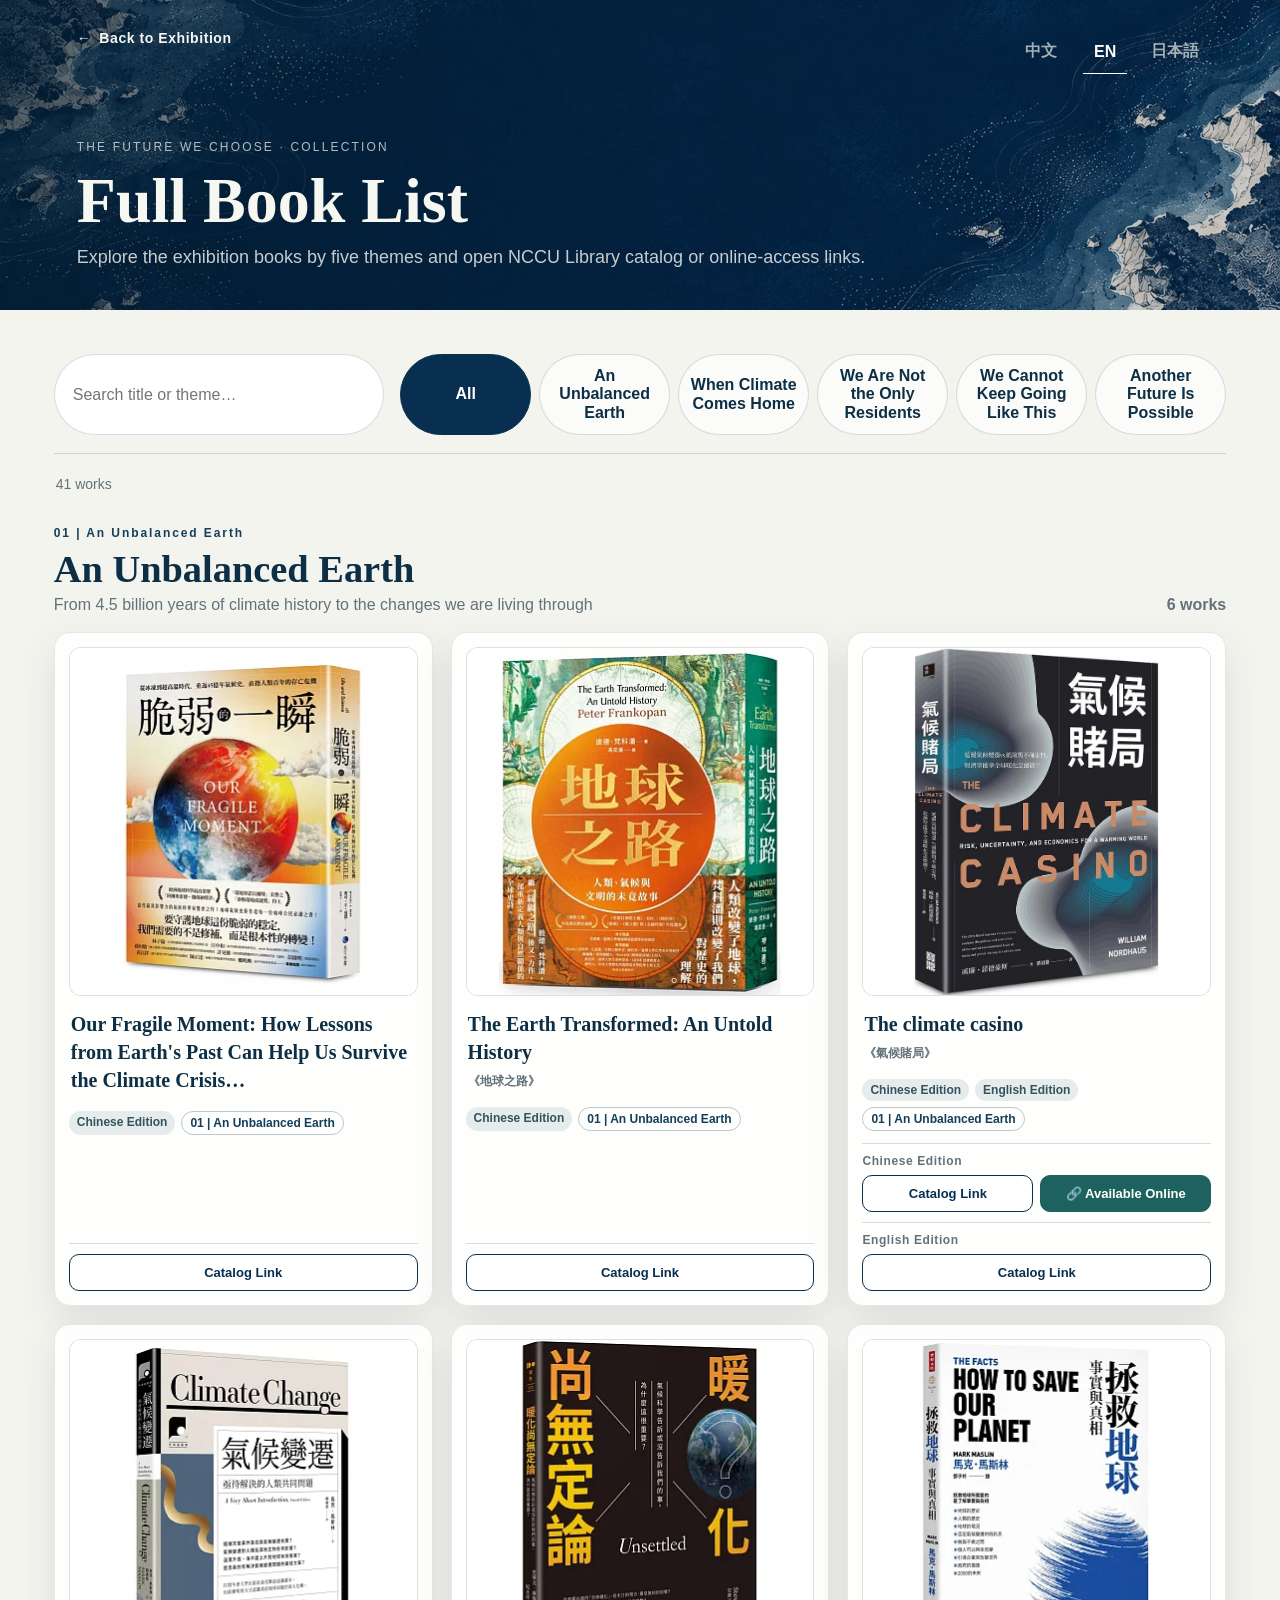
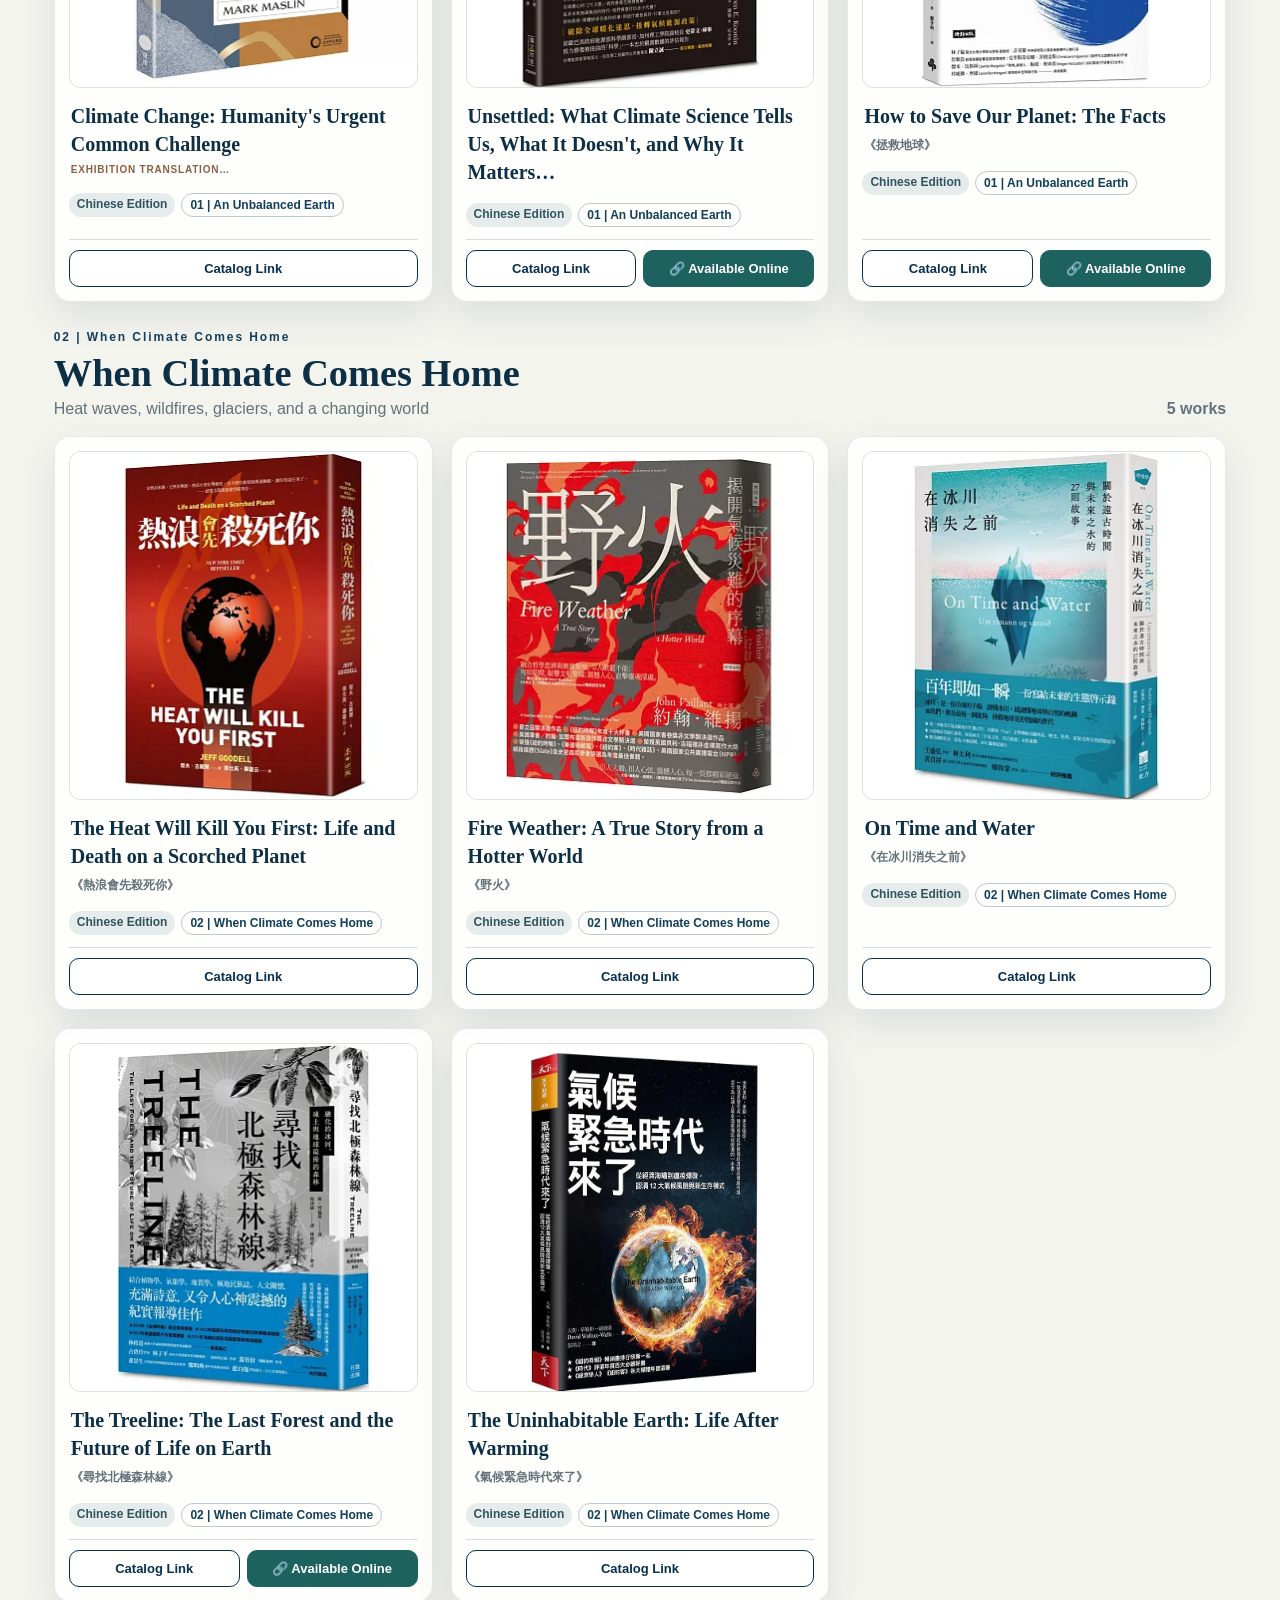
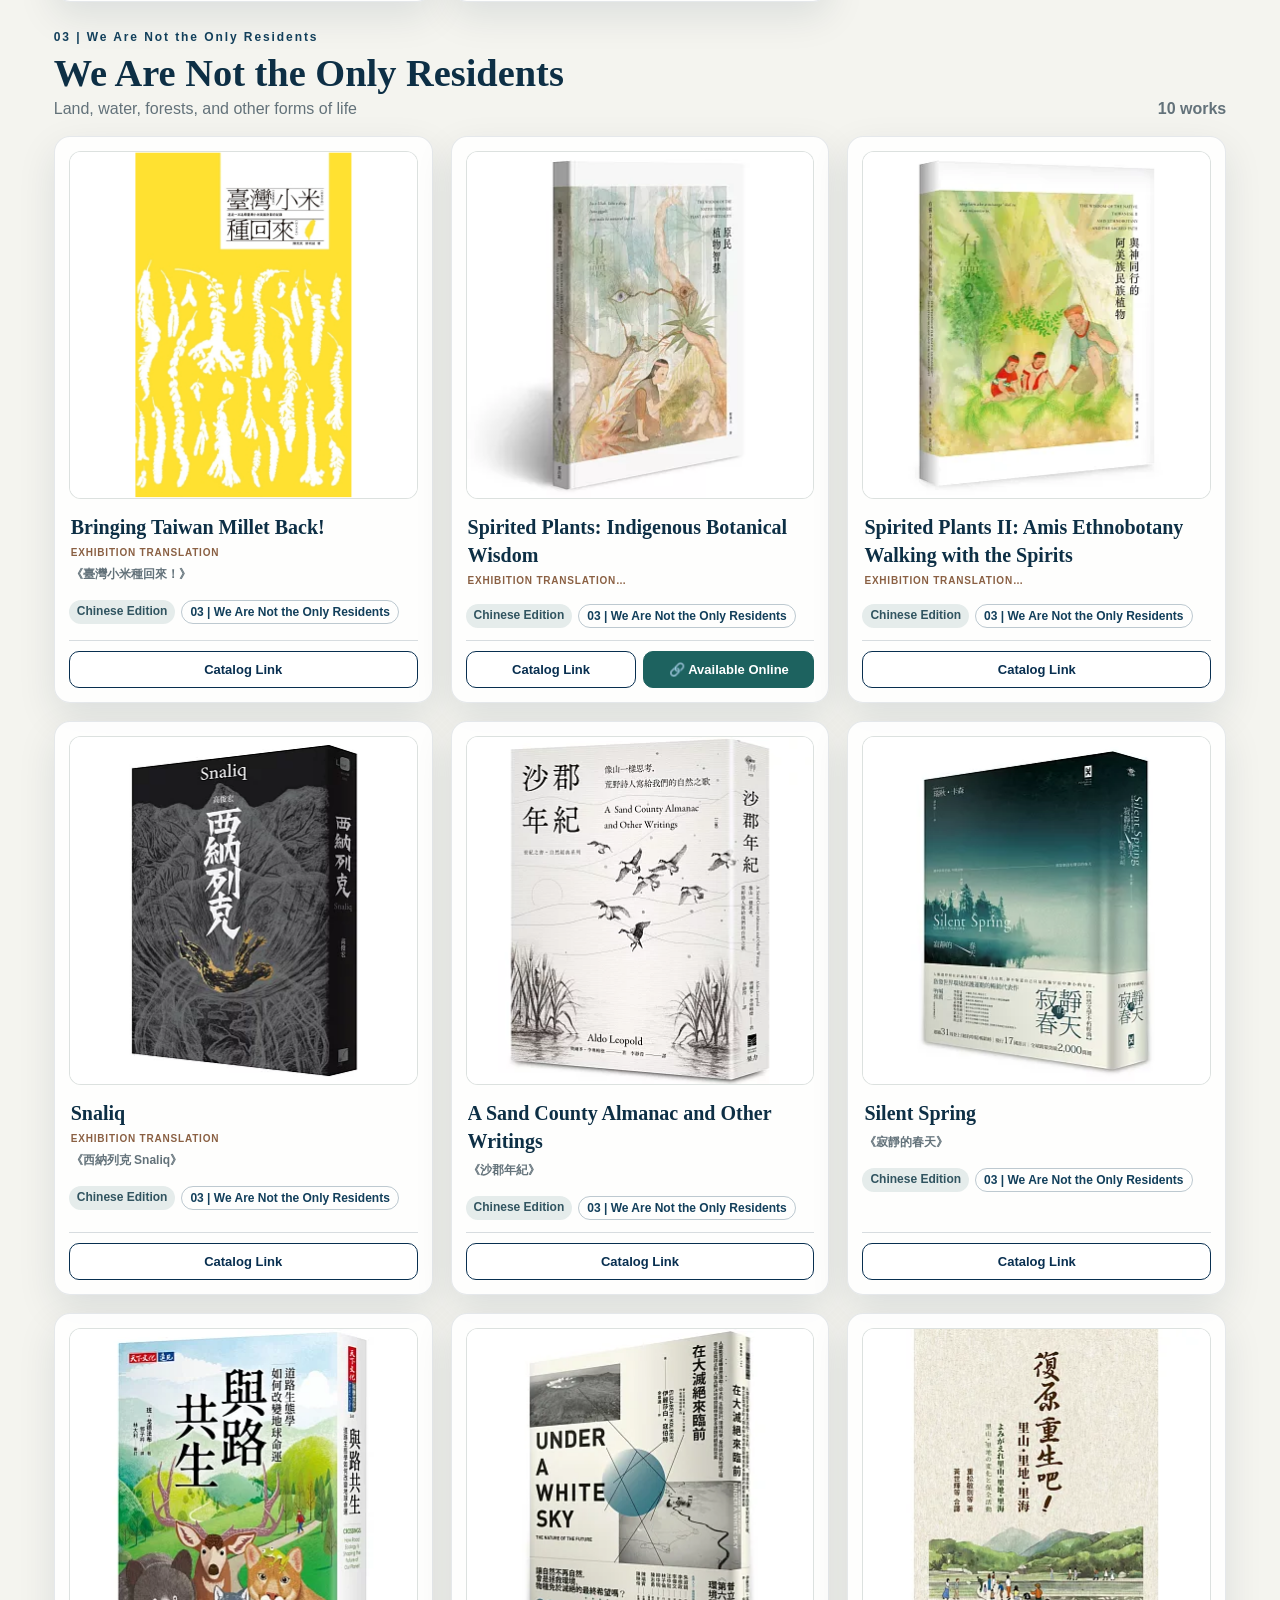
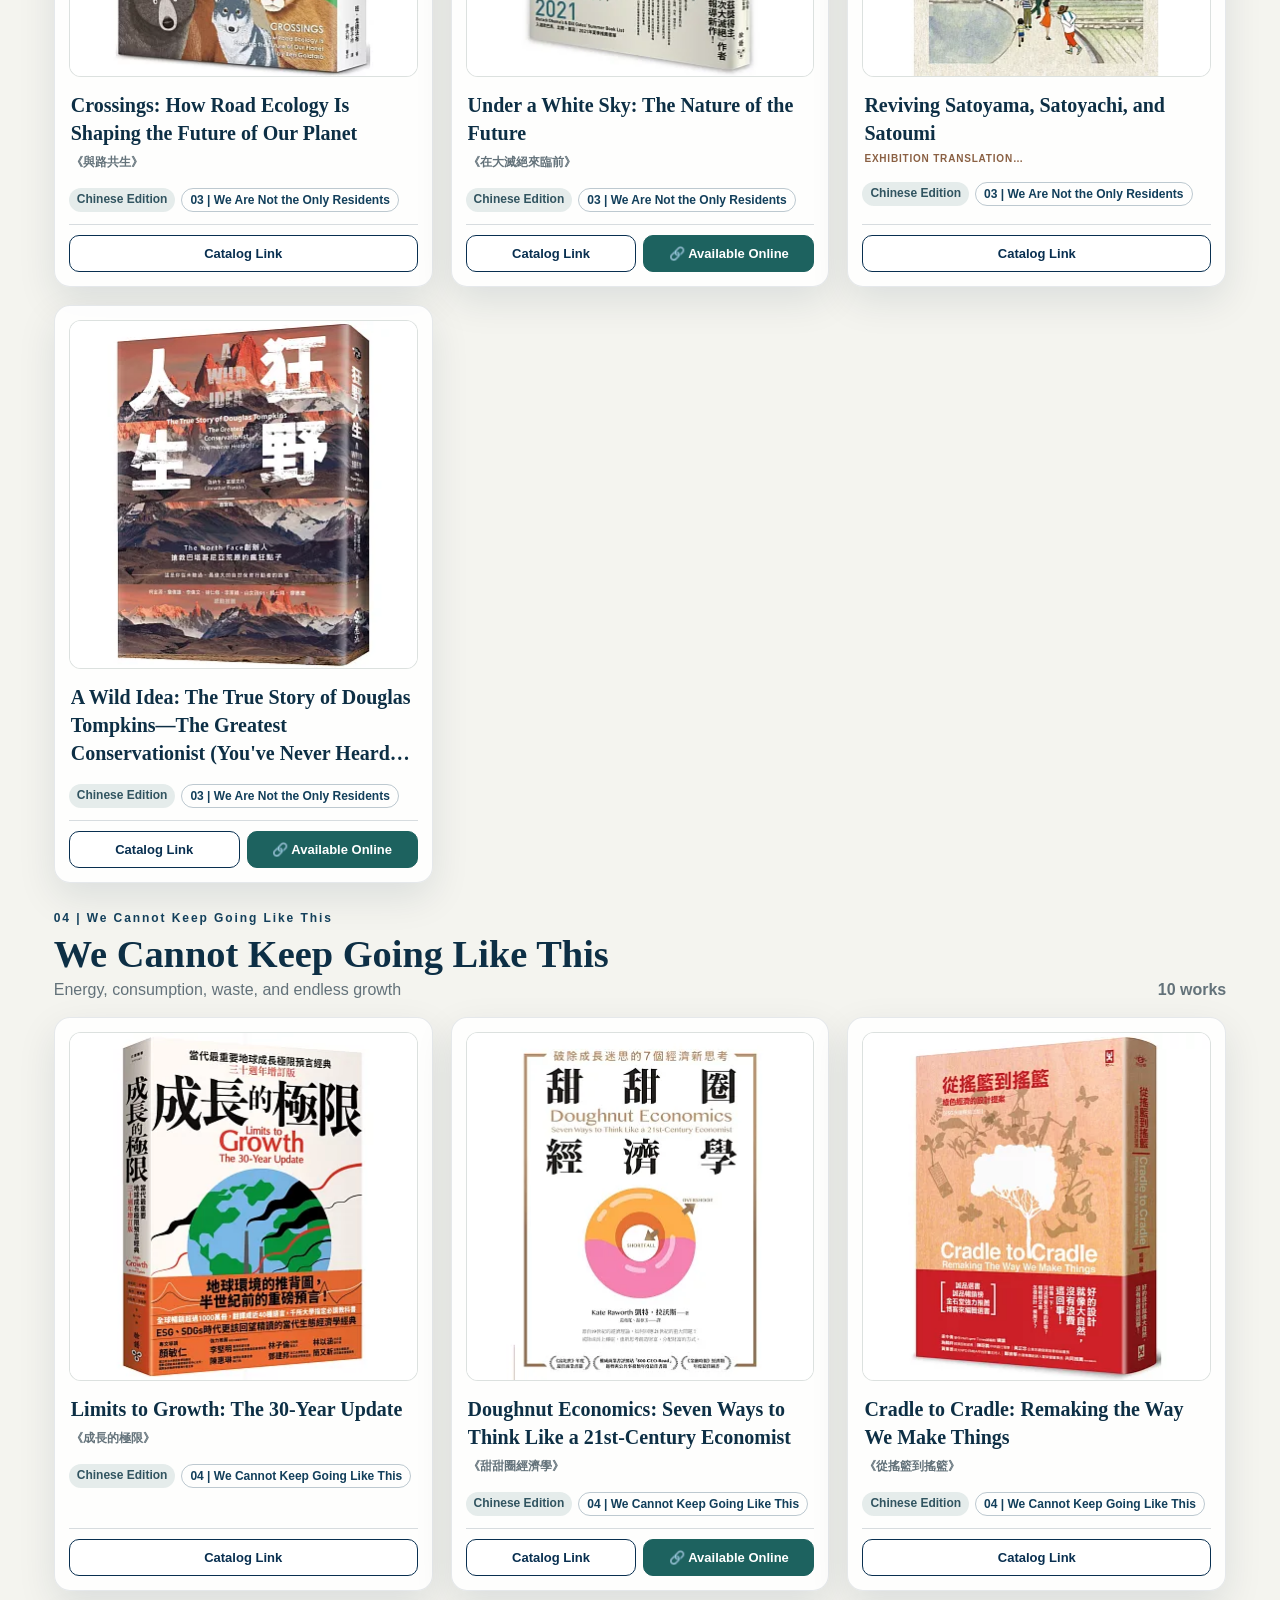
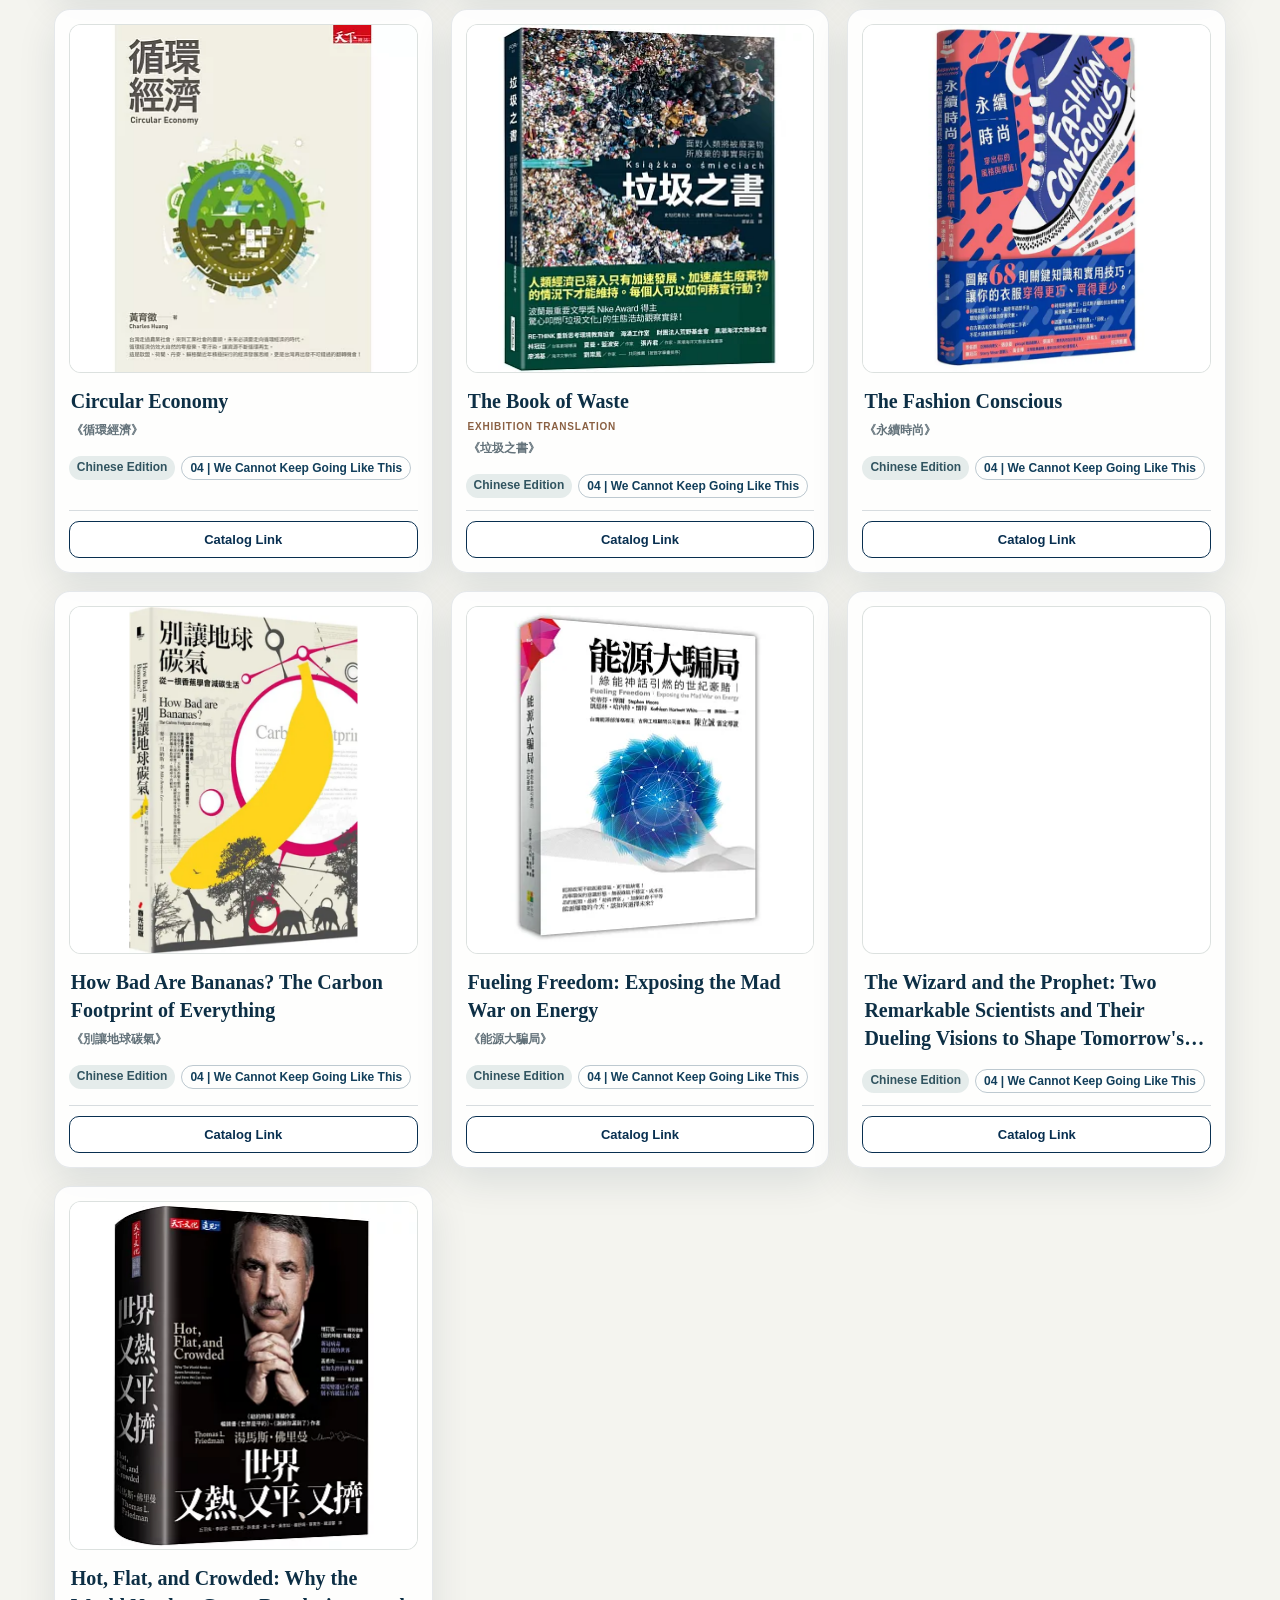
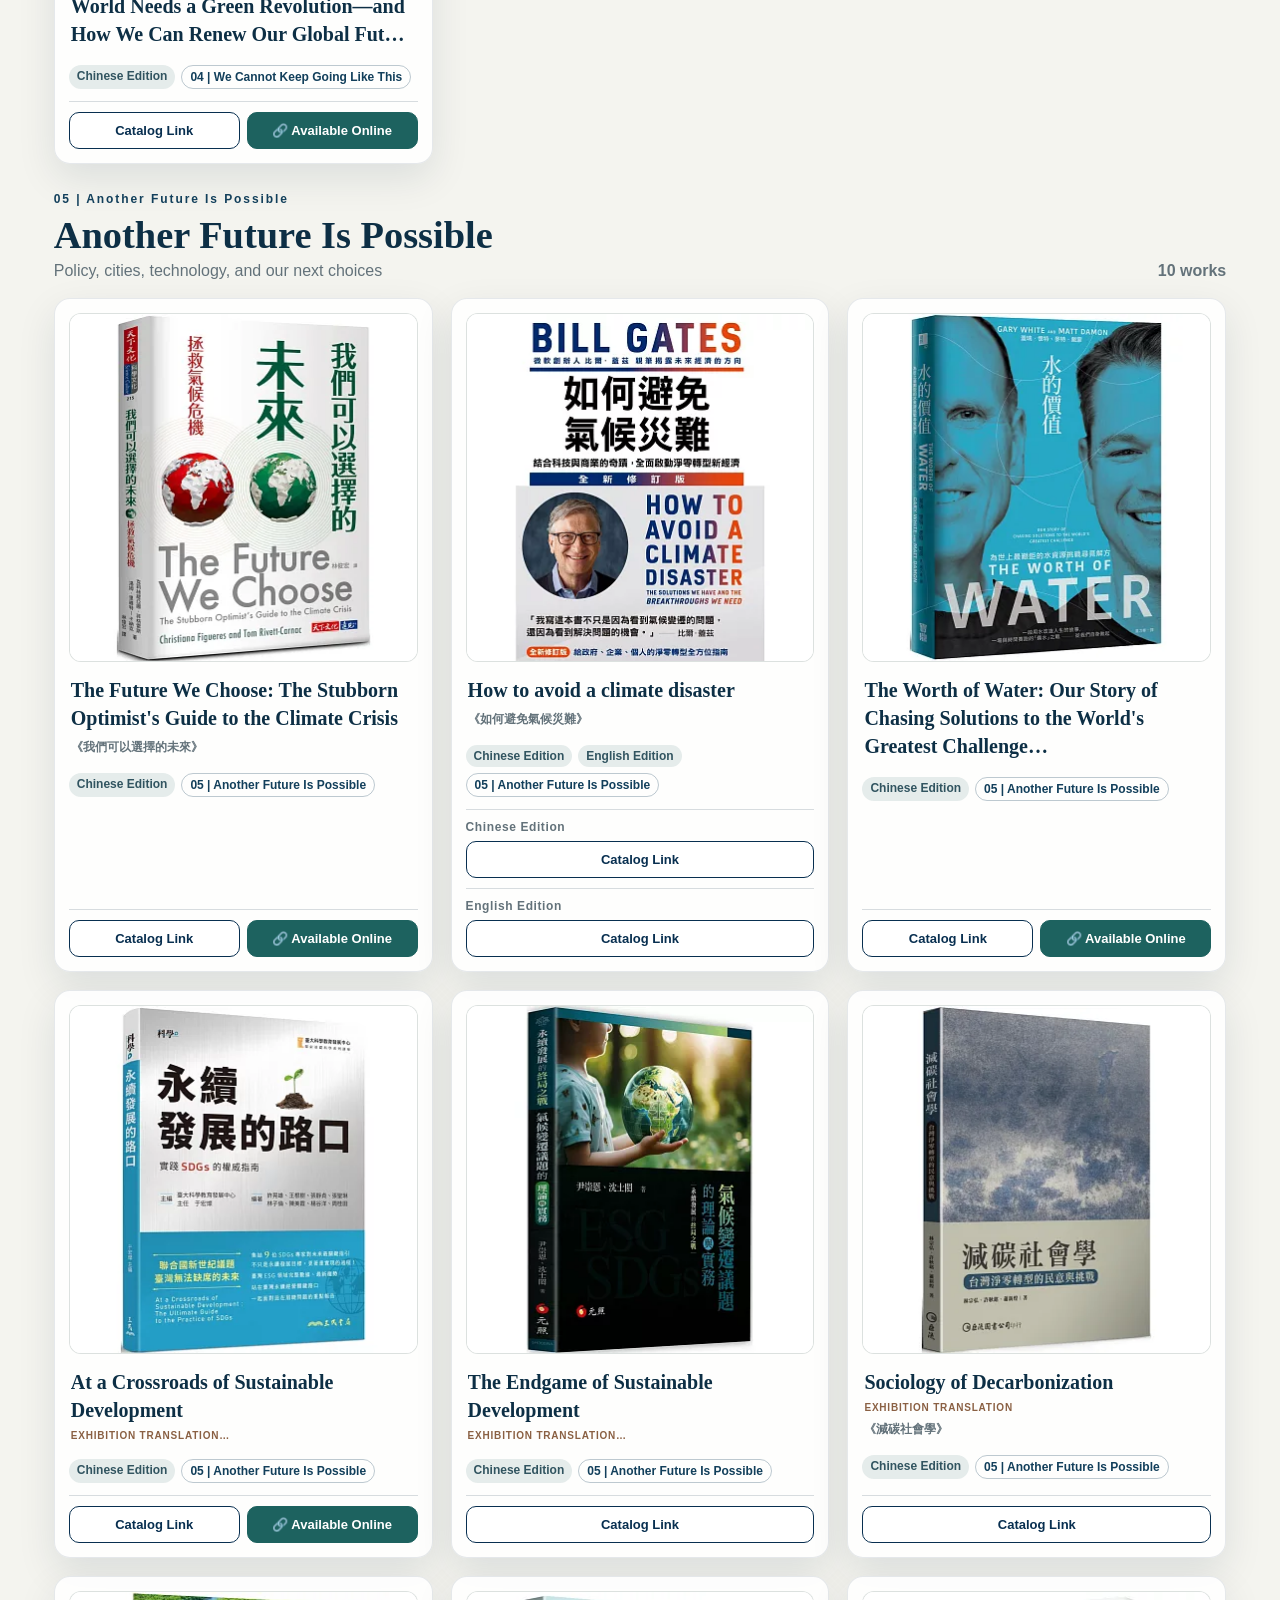
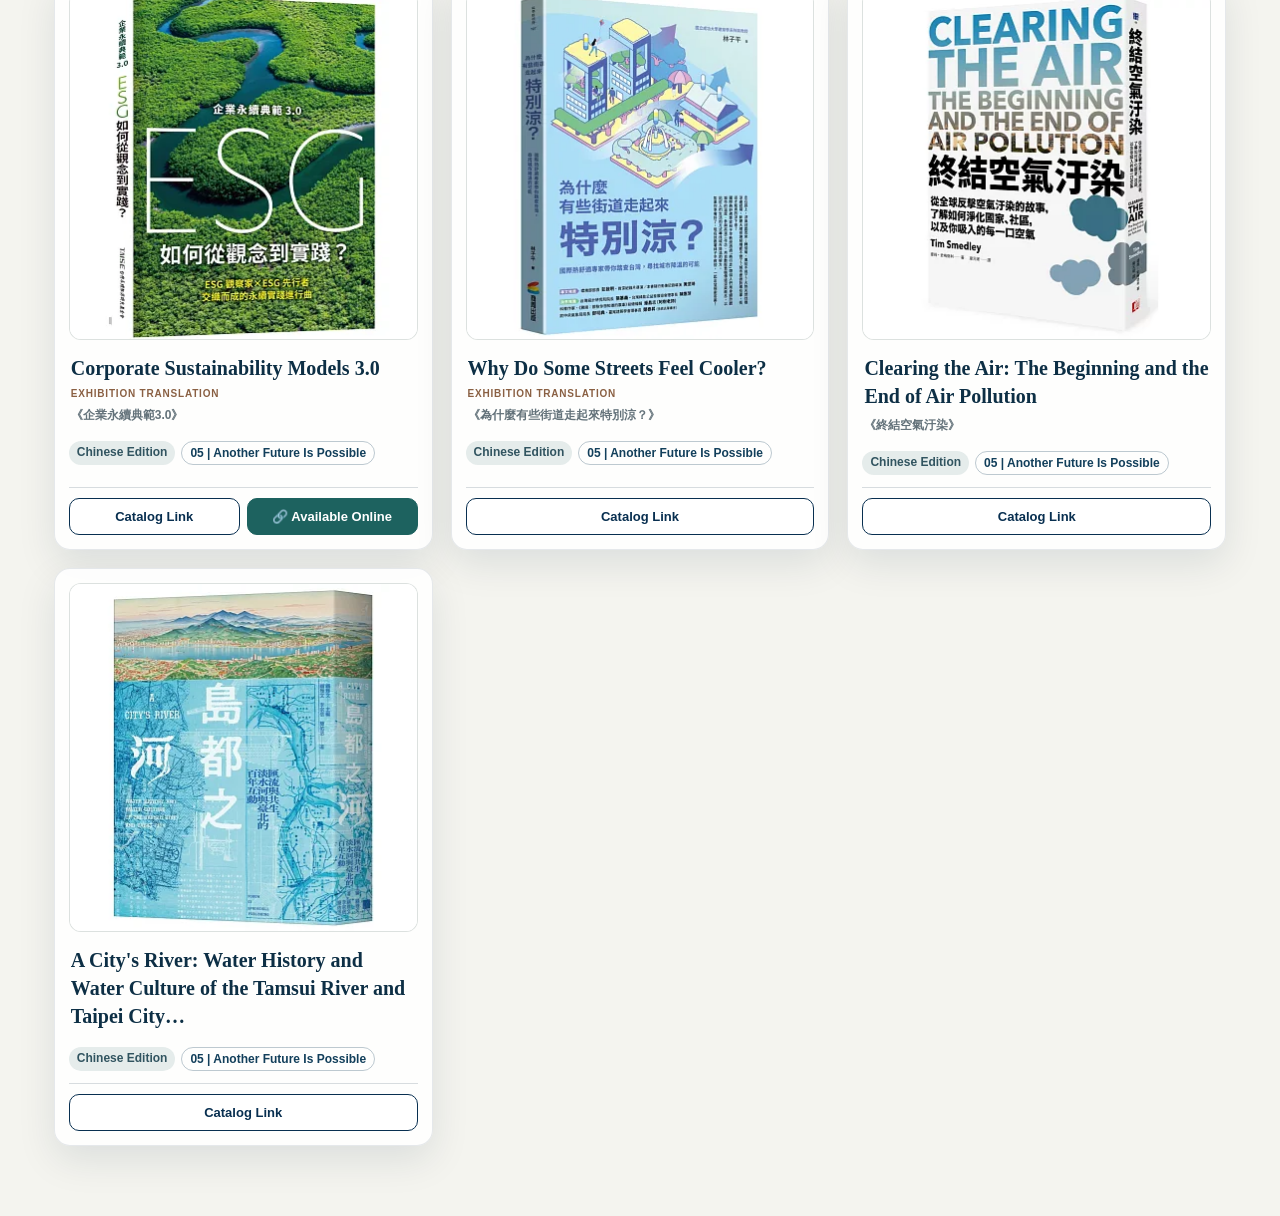
<file: book-list.html>
<!doctype html>
<html lang="zh-Hant">
<head>
  <meta charset="utf-8">
  <meta name="viewport" content="width=device-width,initial-scale=1,viewport-fit=cover">
  <meta name="theme-color" content="#082f50">
  <link rel="preload" as="image" href="assets/hero/hero-1920.webp" fetchpriority="high">
  <title>完整書單｜我們選擇的未來</title>
  <style>
    :root{
      --ink:#0d2f45;--sea:#082f50;--sea2:#123f5b;--paper:#f4f4ef;--paper2:#e9eeeb;
      --muted:#63727a;--line:rgba(13,47,69,.16);--online:#1d625f;--white:#f7f7f2;
      --shadow:0 14px 38px rgba(7,38,59,.10)
    }
    *{box-sizing:border-box} html{scroll-behavior:smooth} body{margin:0;background:var(--paper);color:var(--ink);font-family:"Noto Sans TC","PingFang TC","Microsoft JhengHei",sans-serif} button,input,a{font:inherit} a{color:inherit}
    .hero{min-height:310px;padding:calc(30px + env(safe-area-inset-top,0px)) calc(clamp(22px,6vw,100px) + env(safe-area-inset-right,0px)) 42px calc(clamp(22px,6vw,100px) + env(safe-area-inset-left,0px));display:flex;flex-direction:column;justify-content:space-between;position:relative;overflow:hidden;background:#082f50 url("assets/hero/hero-1920.webp") center 47%/cover no-repeat;color:var(--white)}
    .hero:before{content:"";position:absolute;inset:0;background:linear-gradient(90deg,rgba(3,25,42,.67),rgba(3,25,42,.28) 54%,rgba(3,25,42,.18))}
    .hero>*{position:relative;z-index:1}.hero-top{display:flex;align-items:flex-start;justify-content:space-between;gap:24px}.back{display:inline-flex;align-items:center;gap:8px;text-decoration:none;font-weight:700;font-size:14px;letter-spacing:.04em}.language-switcher{display:flex;gap:20px;align-items:center}.lang-btn{border:0;background:transparent;color:rgba(247,247,242,.66);padding:10px 4px;min-width:44px;min-height:44px;cursor:pointer;border-bottom:1px solid transparent;font-weight:700}.lang-btn.active{color:#fff;border-color:#fff}.eyebrow{font-size:12px;letter-spacing:.18em;text-transform:uppercase;margin:0 0 14px;color:rgba(247,247,242,.72)}.hero h1{font-family:"Noto Serif TC","Source Han Serif TC","PMingLiU",serif;font-size:clamp(46px,5vw,82px);font-weight:550;line-height:1.02;margin:0}.hero p.lead{margin:14px 0 0;font-size:18px;color:rgba(247,247,242,.8)}
    .main{padding:28px clamp(18px,4.2vw,72px) 70px}.toolbar{position:sticky;top:0;z-index:20;background:rgba(244,244,239,.92);backdrop-filter:blur(14px);padding:16px 0 18px;border-bottom:1px solid var(--line)}.toolbar-row{display:grid;grid-template-columns:minmax(240px,.8fr) 2fr;gap:16px}.search{width:100%;border:1px solid var(--line);border-radius:999px;padding:14px 18px;background:#fff;color:var(--ink);outline:none}.filters{display:grid;grid-template-columns:repeat(6,minmax(0,1fr));gap:8px}.filter{border:1px solid var(--line);border-radius:999px;padding:12px 8px;background:rgba(255,255,255,.64);color:var(--ink);font-weight:800;cursor:pointer;line-height:1.15}.filter.active{background:var(--sea);color:#fff;border-color:var(--sea)}
    .summary{display:flex;justify-content:space-between;align-items:center;gap:20px;padding:22px 2px 6px;color:var(--muted);font-size:14px}.section{padding-top:28px}.section-head{display:flex;align-items:end;justify-content:space-between;gap:24px;margin-bottom:18px}.section-kicker{font-size:12px;letter-spacing:.16em;color:var(--sea2);font-weight:900;margin-bottom:7px}.section-head h2{font-family:"Noto Serif TC","Source Han Serif TC","PMingLiU",serif;font-size:clamp(28px,3vw,44px);margin:0 0 5px}.section-head p{margin:0;color:var(--muted);font-size:16px}.section-total{color:var(--muted);font-weight:800;white-space:nowrap}.grid{display:grid;grid-template-columns:repeat(4,minmax(0,1fr));gap:18px}
    .book{background:rgba(255,255,255,.88);border:1px solid rgba(13,47,69,.10);border-radius:16px;box-shadow:var(--shadow);padding:14px;display:flex;flex-direction:column;min-height:440px;transition:transform .2s ease}@media(hover:hover){.book:hover{transform:translateY(-3px)}}.cover-wrap{aspect-ratio:1/1;border-radius:12px;background:#eef1ed;display:grid;place-items:center;overflow:hidden;border:1px solid rgba(13,47,69,.08);position:relative}.cover{width:100%;height:100%;object-fit:contain;background:#fff}.cover-fallback{position:absolute;inset:0;display:flex;align-items:center;justify-content:center;padding:22px;text-align:center;background:linear-gradient(145deg,#0b3856,#1b566f);color:#f4f4ef;font-family:"Noto Serif TC","Source Han Serif TC",serif;font-size:20px;line-height:1.55}.cover-wrap.loaded .cover-fallback{display:none}.book h3{font-family:"Noto Serif TC","Source Han Serif TC","PMingLiU",serif;font-size:20px;line-height:1.4;margin:14px 2px 7px;display:-webkit-box;-webkit-line-clamp:3;-webkit-box-orient:vertical;overflow:hidden}.book-title-original{display:block;margin-top:6px;font-family:"Noto Sans TC","PingFang TC","Microsoft JhengHei",sans-serif;font-size:12px;line-height:1.5;color:var(--muted);font-weight:600}.book-title-note{display:block;margin-top:5px;font-family:"Noto Sans TC","PingFang TC","Microsoft JhengHei",sans-serif;font-size:10px;line-height:1.3;letter-spacing:.08em;text-transform:uppercase;color:#8a6043;font-weight:800}.edition-chips{display:flex;gap:6px;flex-wrap:wrap;margin:10px 0 0}.chip{font-size:12px;border-radius:999px;background:#e5eceb;color:#315460;padding:4px 8px;font-weight:800}.chip.theme-chip{background:transparent;border:1px solid rgba(18,63,91,.28);color:#123f5b}.remark{margin:8px 0 0;color:#8a6043;font-size:12px;font-weight:700}.edition-list{margin-top:auto;padding-top:12px;display:grid;gap:10px}.edition{border-top:1px solid var(--line);padding-top:10px}.edition-name{font-size:12px;color:var(--muted);font-weight:900;letter-spacing:.05em;margin-bottom:7px}.actions{display:grid;grid-template-columns:repeat(2,minmax(0,1fr));gap:7px}.actions.one{grid-template-columns:1fr}.action{border:1px solid var(--sea);background:#fff;color:var(--sea);border-radius:10px;padding:10px 8px;font-weight:900;cursor:pointer;font-size:13px}.action.online{background:var(--online);color:#fff;border-color:var(--online)}
    .empty{display:none;text-align:center;padding:80px 20px;color:var(--muted);font-size:18px}.empty.show{display:block}
    .modal{position:fixed;inset:0;z-index:100;background:rgba(1,19,31,.76);display:none;align-items:center;justify-content:center;padding:22px}.modal.show{display:flex}.modal-card{width:min(760px,94vw);background:var(--paper);border-radius:18px;padding:24px;box-shadow:0 26px 90px rgba(0,0,0,.34)}.modal-top{display:flex;justify-content:space-between;gap:18px}.modal-top h2{font-family:"Noto Serif TC",serif;margin:0;font-size:28px;line-height:1.3}.modal-close{border:0;background:#dde6e4;border-radius:999px;width:44px;height:44px;cursor:pointer;font-size:20px}.qr-box{display:grid;grid-template-columns:240px 1fr;gap:24px;align-items:center;margin-top:20px}.qr-box img{width:100%;background:#fff;border:10px solid #fff;border-radius:12px}.modal-copy h3{margin:0 0 8px}.modal-copy p{color:var(--muted);line-height:1.65}.open-link{display:inline-block;text-decoration:none;background:var(--sea);color:#fff;border-radius:999px;padding:12px 18px;font-weight:900;margin-top:8px}.url{font-size:11px;color:var(--muted);word-break:break-all;margin-top:12px;padding:10px;background:#e9eeeb;border-radius:10px}
    @media(max-width:1450px){.grid{grid-template-columns:repeat(3,1fr)}}
    @media(max-width:1050px){.toolbar-row{grid-template-columns:1fr}.filters{grid-template-columns:repeat(3,1fr)}.grid{grid-template-columns:repeat(2,1fr)}}
    @media(max-width:680px){.hero{min-height:270px;padding:22px 20px 30px}.hero-top{gap:12px}.language-switcher{gap:12px}.lang-btn{font-size:13px}.main{padding:18px 14px 64px}.toolbar{top:0}.filters{grid-template-columns:repeat(2,1fr)}.filter{font-size:13px;padding:10px 6px}.grid{grid-template-columns:1fr}.section-head{align-items:flex-start}.section-total{display:none}.book{min-height:0}.qr-box{grid-template-columns:1fr}.actions{grid-template-columns:1fr 1fr}}
    @media(prefers-reduced-motion:reduce){*{scroll-behavior:auto!important}.book{transition:none}}

    body.kiosk-mode .open-link{display:none!important}
  </style>
</head>
<body>
  <header class="hero">
    <div class="hero-top">
      <a class="back" id="backLink" href="index.html">← <span id="backText">返回展覽</span></a>
      <div class="language-switcher" aria-label="Language">
        <button class="lang-btn" data-lang="zh-Hant" lang="zh-Hant">中文</button>
        <button class="lang-btn" data-lang="en" lang="en">EN</button>
        <button class="lang-btn" data-lang="ja" lang="ja">日本語</button>
      </div>
    </div>
    <div>
      <p class="eyebrow">THE FUTURE WE CHOOSE · COLLECTION</p>
      <h1 id="pageTitle">完整書單</h1>
      <p class="lead" id="pageLead">依五大展區探索本展選書，並查看政大圖書館館藏與線上資源。</p>
    </div>
  </header>

  <main class="main">
    <div class="toolbar">
      <div class="toolbar-row">
        <input class="search" id="search" type="search" autocomplete="off" placeholder="搜尋書名或主題…">
        <div class="filters" id="filters"></div>
      </div>
    </div>
    <div class="summary"><span id="summaryText"></span></div>
    <div id="content"></div>
    <div class="empty" id="empty"></div>
  </main>

  <div class="modal" id="modal" aria-hidden="true">
    <div class="modal-card">
      <div class="modal-top"><div><div class="section-kicker" id="modalType"></div><h2 id="modalTitle"></h2></div><button class="modal-close" id="modalClose" aria-label="Close">×</button></div>
      <div class="qr-box"><img id="modalQr" alt="QR code"><div class="modal-copy"><h3 id="modalInstruction"></h3><p id="modalBody"></p><a id="modalOpen" class="open-link" target="_blank" rel="noopener"></a><div class="url" id="modalUrl"></div></div></div>
    </div>
  </div>

  <script src="js/i18n.js"></script>
  <script src="data/books.js"></script>
  <script>
    const LANGS={
      'zh-Hant':{
        query:'zh',html:'zh-Hant',docTitle:'完整書單｜我們選擇的未來',back:'返回展覽',title:'完整書單',lead:'依五大展區探索本展選書，並查看政大圖書館館藏與線上資源。',search:'搜尋書名或主題…',all:'全部',count:'共 {n} 部作品',works:'{n} 部作品',empty:'找不到符合條件的作品。',catalog:'館藏連結',online:'🔗 線上可獲得',zh:'中文版',en:'English Edition',ja:'日本語版',scanCatalog:'掃描 QR Code 查看館藏',scanOnline:'掃描 QR Code 使用線上資源',modalCatalog:'政大圖書館館藏',modalOnline:'線上可獲得',open:'直接開啟連結 ↗',modalBody:'也可以直接點下方按鈕，在目前裝置開啟。',modalBodyKiosk:'展場模式請使用手機掃描 QR Code；本螢幕不會開啟外部網站。',cover:'BOOK',zones:{earth:['01｜失衡的地球','從45億年氣候史，到我們正在經歷的改變'],climate:['02｜當氣候來到我們身邊','熱浪、野火、冰川與正在改變的世界'],residents:['03｜我們不是唯一的居民','土地、水、森林與其他生命'],consume:['04｜不能一直這樣下去','能源、消費、垃圾與無限成長'],future:['05｜未來，可以不一樣','政策、城市、科技與我們的下一個選擇']}},
      en:{query:'en',html:'en',docTitle:'Full Book List | The Future We Choose',back:'Back to Exhibition',title:'Full Book List',lead:'Explore the exhibition books by five themes and open NCCU Library catalog or online-access links.',search:'Search title or theme…',all:'All',count:'{n} works',works:'{n} works',empty:'No matching works found.',catalog:'Catalog Link',online:'🔗 Available Online',zh:'Chinese Edition',en:'English Edition',ja:'Japanese Edition',scanCatalog:'Scan to view the catalog record',scanOnline:'Scan to use the online resource',modalCatalog:'NCCU Library Catalog',modalOnline:'Available Online',open:'Open Link ↗',modalBody:'You can also use the button below to open the link on this device.',modalBodyKiosk:'In exhibition mode, please scan the QR code with your phone. External websites will not open on this screen.',cover:'BOOK',zones:{earth:['01 | An Unbalanced Earth','From 4.5 billion years of climate history to the changes we are living through'],climate:['02 | When Climate Comes Home','Heat waves, wildfires, glaciers, and a changing world'],residents:['03 | We Are Not the Only Residents','Land, water, forests, and other forms of life'],consume:['04 | We Cannot Keep Going Like This','Energy, consumption, waste, and endless growth'],future:['05 | Another Future Is Possible','Policy, cities, technology, and our next choices']}},
      ja:{query:'ja',html:'ja',docTitle:'全書リスト｜私たちが選ぶ未来',back:'展示へ戻る',title:'全書リスト',lead:'5つのテーマから展示図書を探し、政治大学図書館の所蔵・オンライン資料を確認できます。',search:'書名・テーマを検索…',all:'すべて',count:'全 {n} 作品',works:'{n} 作品',empty:'条件に合う作品が見つかりません。',catalog:'所蔵リンク',online:'🔗 オンラインで利用可能',zh:'中国語版',en:'英語版',ja:'日本語版',scanCatalog:'QRコードで所蔵情報を確認',scanOnline:'QRコードでオンライン資料を利用',modalCatalog:'政治大学図書館 所蔵',modalOnline:'オンラインで利用可能',open:'リンクを開く ↗',modalBody:'下のボタンから、この端末で直接開くこともできます。',modalBodyKiosk:'展示モードでは、スマートフォンでQRコードを読み取ってください。この画面から外部サイトは開きません。',cover:'BOOK',zones:{earth:['01｜均衡を失う地球','45億年の気候史から、いま私たちが経験する変化へ'],climate:['02｜気候が私たちの暮らしに来るとき','熱波、山火事、氷河、そして変わりつつある世界'],residents:['03｜人間だけが住人ではない','土地、水、森、そしてほかの生命'],consume:['04｜このままでは続かない','エネルギー、消費、廃棄物、そして無限成長'],future:['05｜未来は変えられる','政策、都市、技術、そして私たちの次の選択']}}
    };
    const zoneOrder=['earth','climate','residents','consume','future'];
    function safeGet(k){try{return localStorage.getItem(k)}catch{return null}}
    function safeSet(k,v){try{localStorage.setItem(k,v)}catch{}}
    function kioskMode(){return new URLSearchParams(location.search).get('kiosk')==='1'}
    function norm(v){v=String(v||'').trim().toLowerCase().replace('_','-');if(v==='zh'||v==='zh-tw'||v==='zh-hant'||v==='zh-hk'||v.startsWith('zh-hant'))return'zh-Hant';if(v==='en'||v.startsWith('en-'))return'en';if(v==='ja'||v==='jp'||v.startsWith('ja-'))return'ja';return null}
    function initialLang(){const params=new URLSearchParams(location.search), fromUrl=norm(params.get('lang'));if(fromUrl)return fromUrl;if(kioskMode())return'zh-Hant';const stored=norm(safeGet('sustainabilityLang'));if(stored)return stored;for(const item of (navigator.languages||[navigator.language])){const n=norm(item);if(n)return n}return'zh-Hant'}
    let lang=initialLang();
    let filter=new URLSearchParams(location.search).get('filter')||'all'; if(filter!=='all'&&!zoneOrder.includes(filter))filter='all';
    let query='';
    const content=document.getElementById('content'), empty=document.getElementById('empty');
    const esc=s=>String(s??'').replace(/[&<>'"]/g,c=>({'&':'&amp;','<':'&lt;','>':'&gt;',"'":'&#39;','"':'&quot;'}[c]));
    const fmt=(s,n)=>s.replace('{n}',n);
    const shortTitle=t=>String(t||'').replace(/\s*[:：]\s*.*/,'').replace(/\s*\/\s*[^/]+$/,'').trim();
    function editionLabel(code){return LANGS[lang][code==='zh-Hant'?'zh':code]||code}
    function withLang(path){const u=new URL(path,location.href);u.searchParams.set('lang',LANGS[lang].query);if(kioskMode())u.searchParams.set('kiosk','1');return u.pathname.split('/').pop()+u.search+u.hash}
    function setLanguage(v){lang=norm(v)||'zh-Hant';if(!kioskMode())safeSet('sustainabilityLang',lang);const u=new URL(location.href);u.searchParams.set('lang',LANGS[lang].query);history.replaceState(null,'',u.pathname+u.search+u.hash);applyStatic();render()}
    function applyStatic(){const u=LANGS[lang];document.body.classList.toggle('kiosk-mode',kioskMode());document.documentElement.lang=u.html;document.title=u.docTitle;document.getElementById('backText').textContent=u.back;document.getElementById('backLink').href=withLang('index.html#collection');document.getElementById('pageTitle').textContent=u.title;document.getElementById('pageLead').textContent=u.lead;document.getElementById('search').placeholder=u.search;document.getElementById('empty').textContent=u.empty;document.querySelectorAll('.lang-btn').forEach(b=>b.classList.toggle('active',b.dataset.lang===lang));buildFilters()}
    function buildFilters(){const u=LANGS[lang], box=document.getElementById('filters');const items=[['all',u.all],...zoneOrder.map(k=>[k,u.zones[k][0].replace(/^\d+\s*[｜|]\s*/, '')])];box.innerHTML=items.map(([k,l])=>`<button class="filter ${filter===k?'active':''}" data-filter="${k}">${esc(l)}</button>`).join('');box.querySelectorAll('button').forEach(b=>b.onclick=()=>{filter=b.dataset.filter;const url=new URL(location.href);filter==='all'?url.searchParams.delete('filter'):url.searchParams.set('filter',filter);history.replaceState(null,'',url.pathname+url.search+url.hash);buildFilters();render()})}
    function displayTitleInfo(w){
      const rawZh=(w.titles&&w.titles['zh-Hant'])?w.titles['zh-Hant']:shortTitle(w.title);
      const original=window.normalizeBookKey?window.normalizeBookKey(rawZh):rawZh;
      if(lang==='zh-Hant')return {main:original,original:'',type:'original',label:''};
      if(lang==='en'){
        const englishEdition=w.editions.find(e=>e.language==='en');
        if(englishEdition){
          const main=shortTitle(englishEdition.title);
          return {main,original:main!==original?original:'',type:'official',label:''};
        }
      }
      const info=window.getBookDisplayInfo?window.getBookDisplayInfo(original,lang):{title:original,type:'original'};
      const label=window.bookTranslationLabel?window.bookTranslationLabel(info.type,lang):'';
      return {main:info.title||original,original:(lang!=='ja'&&info.title&&info.title!==original)?original:'',type:info.type||'original',label};
    }
    function workSearchText(w){const base=(w.titles&&w.titles['zh-Hant'])||shortTitle(w.title);const displayEn=window.getBookDisplayTitle?window.getBookDisplayTitle(base,'en'):'';const displayJa=window.getBookDisplayTitle?window.getBookDisplayTitle(base,'ja'):'';const zoneTerms=Object.values(LANGS).flatMap(u=>u.zones[w.zone]||[]);return [w.title,base,displayEn,displayJa,w.curatorialPosition,...Object.values(w.titles||{}),...w.editions.map(e=>e.title),...zoneTerms].filter(Boolean).join(' ').toLowerCase()}
    function render(){const u=LANGS[lang], q=query.trim().toLowerCase();let html='',visible=0;zoneOrder.forEach(zone=>{if(filter!=='all'&&filter!==zone)return;const works=BOOK_WORKS.filter(w=>w.zone===zone&&(!q||workSearchText(w).includes(q)));if(!works.length)return;visible+=works.length;const z=u.zones[zone];html+=`<section class="section"><div class="section-head"><div><div class="section-kicker">${esc(z[0])}</div><h2>${esc(z[0].replace(/^\d+\s*[｜|]\s*/,''))}</h2><p>${esc(z[1])}</p></div><div class="section-total">${esc(fmt(u.works,works.length))}</div></div><div class="grid">${works.map(renderWork).join('')}</div></section>`});content.innerHTML=html;document.getElementById('summaryText').textContent=fmt(u.count,visible);empty.classList.toggle('show',visible===0);bindImages();bindActions()}
    function renderWork(w){const u=LANGS[lang];const chips=[...new Set(w.editions.map(e=>editionLabel(e.language)))];const theme=u.zones[w.zone]?.[0]||w.zone;const remarks=[];const title=displayTitleInfo(w);return `<article class="book"><div class="cover-wrap"><div class="cover-fallback">${esc(title.main||u.cover)}</div>${w.cover?`<img class="cover" src="assets/books/${encodeURIComponent(w.cover)}" alt="${esc(title.main)}" loading="lazy" decoding="async">`:''}</div><h3>${esc(title.main)}${title.label?`<span class="book-title-note">${esc(title.label)}</span>`:''}${title.original?`<span class="book-title-original" lang="zh-Hant">《${esc(title.original)}》</span>`:''}</h3><div class="edition-chips">${chips.map(c=>`<span class="chip">${esc(c)}</span>`).join('')}<span class="chip theme-chip">${esc(theme)}</span></div>${remarks.length?`<div class="remark">${esc(remarks.join(' · '))}</div>`:''}<div class="edition-list">${w.editions.map((e,i)=>renderEdition(e,w.editions.length>1,title.main)).join('')}</div></article>`}
    function renderEdition(e,multi,displayTitle){const u=LANGS[lang];const actions=[];const modalTitle=lang!=='zh-Hant'&&displayTitle?displayTitle:e.title;if(e.catalogUrl)actions.push(`<button class="action" data-title="${esc(modalTitle)}" data-url="${esc(e.catalogUrl)}" data-qr="${esc(e.catalogQr||'')}" data-kind="catalog">${esc(u.catalog)}</button>`);if(e.ebookUrl)actions.push(`<button class="action online" data-title="${esc(modalTitle)}" data-url="${esc(e.ebookUrl)}" data-qr="${esc(e.ebookQr||'')}" data-kind="online">${esc(u.online)}</button>`);return `<div class="edition">${multi?`<div class="edition-name">${esc(editionLabel(e.language))}</div>`:''}<div class="actions ${actions.length===1?'one':''}">${actions.join('')}</div></div>`}
    function bindImages(){document.querySelectorAll('.cover').forEach(img=>{const done=()=>img.parentElement.classList.add('loaded');if(img.complete&&img.naturalWidth)done();else{img.addEventListener('load',done,{once:true});img.addEventListener('error',()=>img.remove(),{once:true})}})}
    const modal=document.getElementById('modal');function closeModal(){modal.classList.remove('show');modal.setAttribute('aria-hidden','true')}
    function bindActions(){content.querySelectorAll('.action').forEach(btn=>btn.onclick=()=>{const u=LANGS[lang], online=btn.dataset.kind==='online', kiosk=kioskMode();document.getElementById('modalType').textContent=online?u.modalOnline:u.modalCatalog;document.getElementById('modalTitle').textContent=btn.dataset.title;document.getElementById('modalInstruction').textContent=online?u.scanOnline:u.scanCatalog;document.getElementById('modalBody').textContent=kiosk?u.modalBodyKiosk:u.modalBody;document.getElementById('modalQr').src=btn.dataset.qr;document.getElementById('modalQr').style.display=btn.dataset.qr?'block':'none';const open=document.getElementById('modalOpen');open.textContent=u.open;if(kiosk){open.removeAttribute('href');open.style.display='none'}else{open.href=btn.dataset.url;open.style.display='inline-flex'}document.getElementById('modalUrl').textContent=btn.dataset.url;modal.classList.add('show');modal.setAttribute('aria-hidden','false')})}
    document.getElementById('search').addEventListener('input',e=>{query=e.target.value;render()});document.querySelectorAll('.lang-btn').forEach(b=>b.onclick=()=>setLanguage(b.dataset.lang));document.getElementById('modalClose').onclick=closeModal;modal.addEventListener('click',e=>{if(e.target===modal)closeModal()});document.addEventListener('keydown',e=>{if(e.key==='Escape')closeModal()});
    if(kioskMode()){let idleTimer=0;const scheduleIdle=()=>{clearTimeout(idleTimer);idleTimer=setTimeout(()=>{location.href='index.html?kiosk=1'},120000)};['pointerdown','keydown','wheel','touchstart'].forEach(evt=>window.addEventListener(evt,scheduleIdle,{passive:true}));scheduleIdle()}
    applyStatic();render();
  </script>
</body>
</html>
</file>
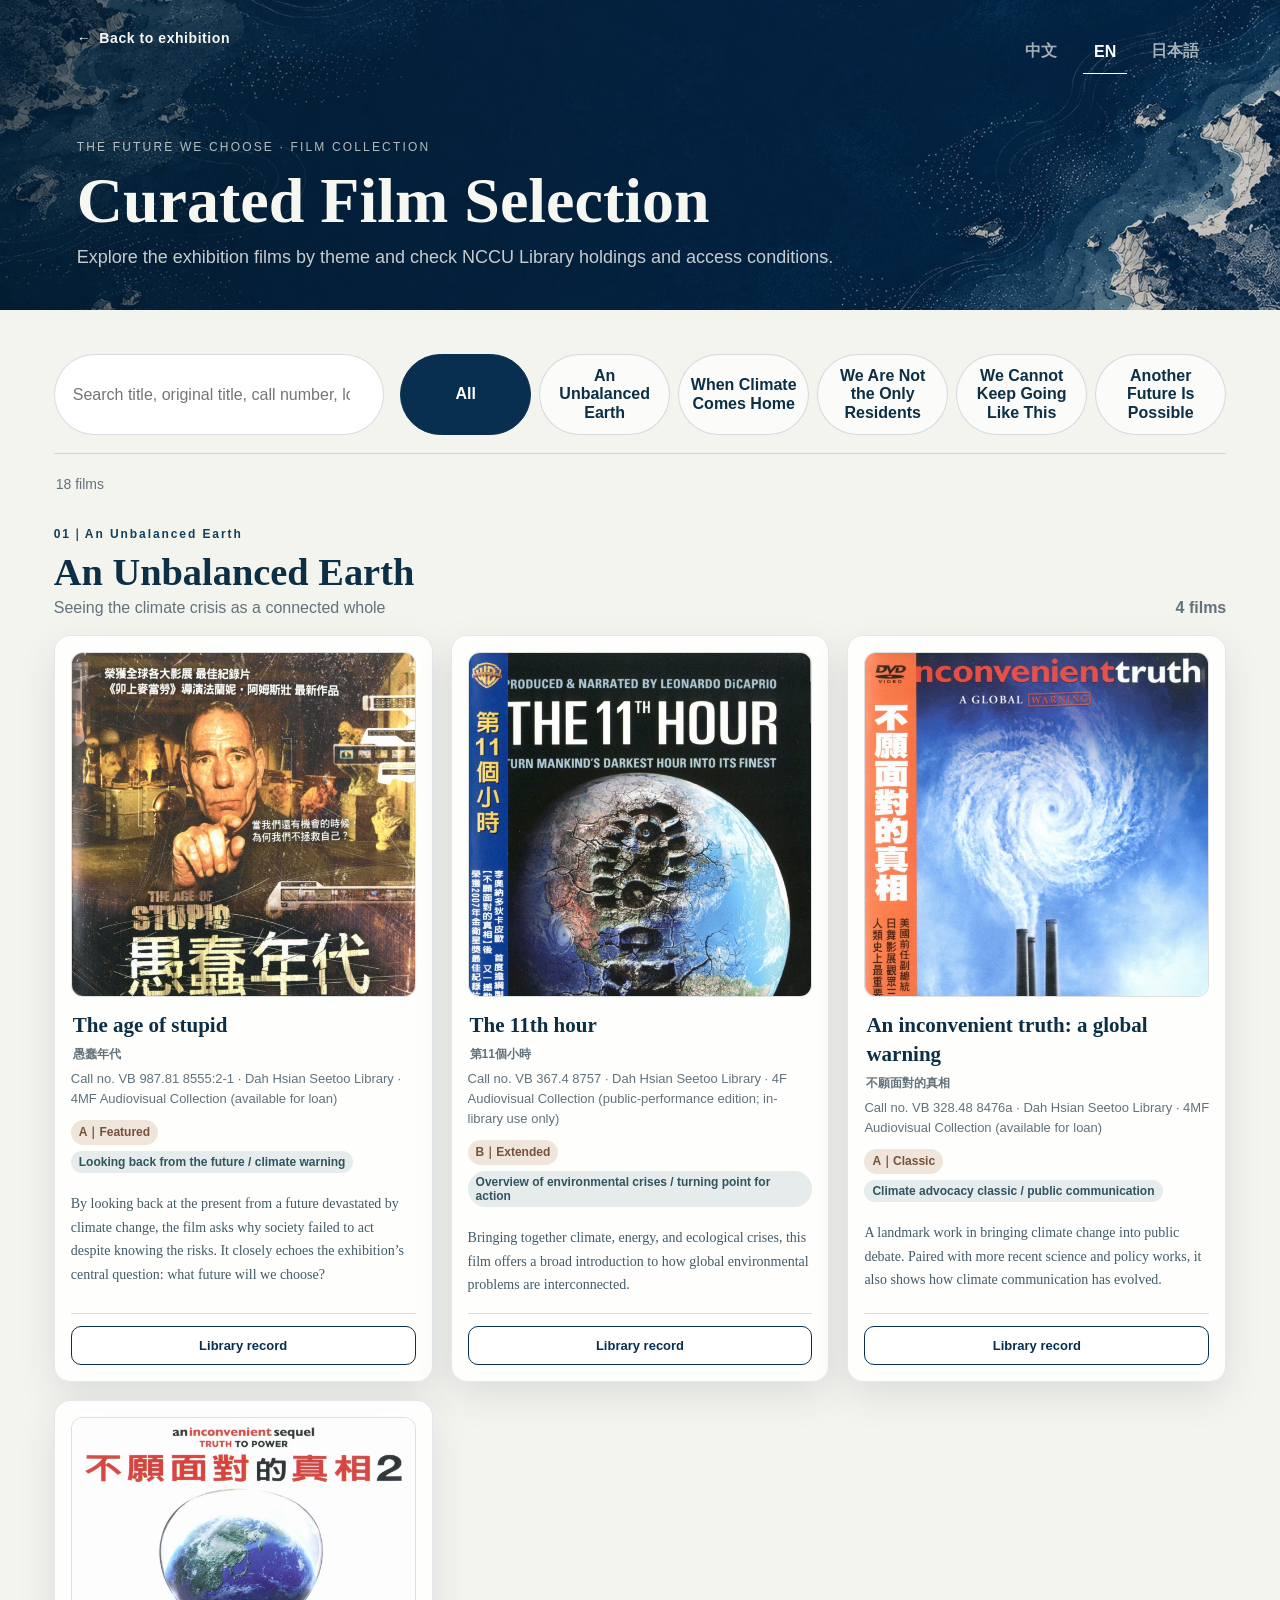
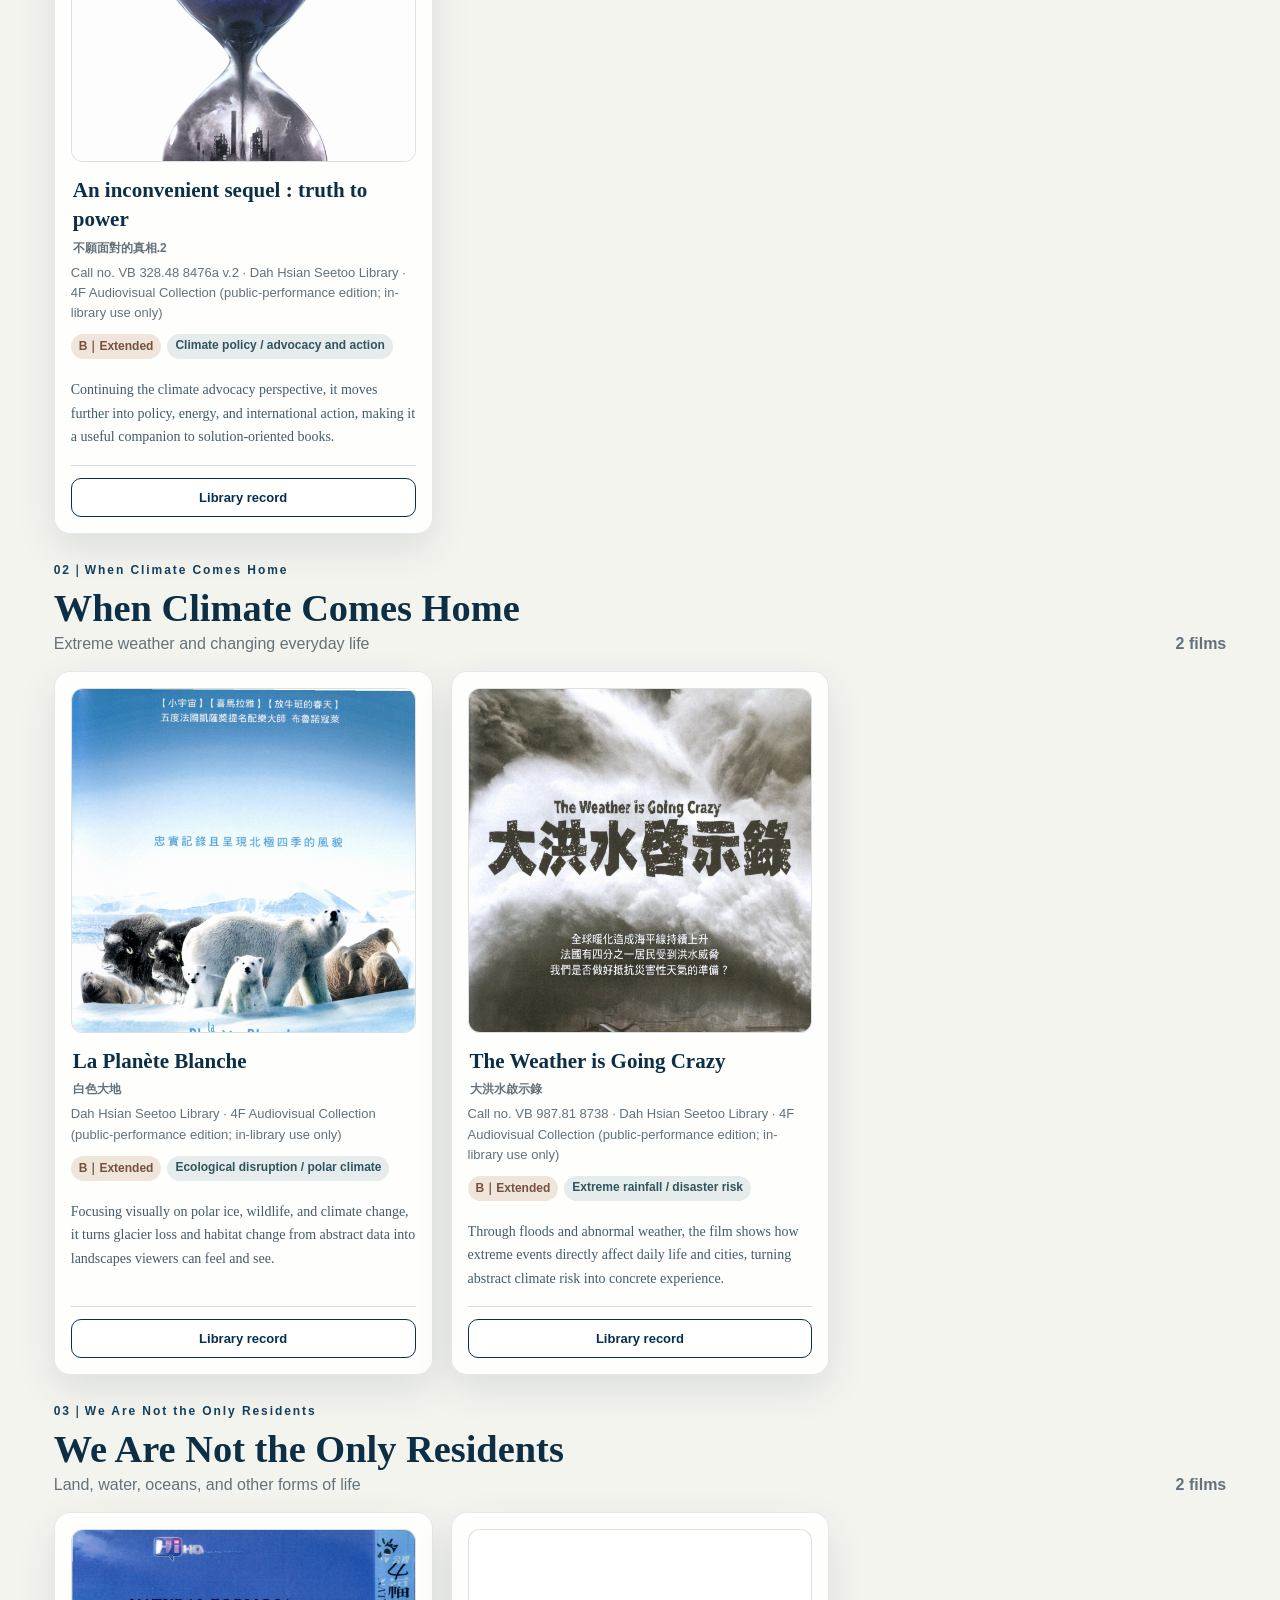
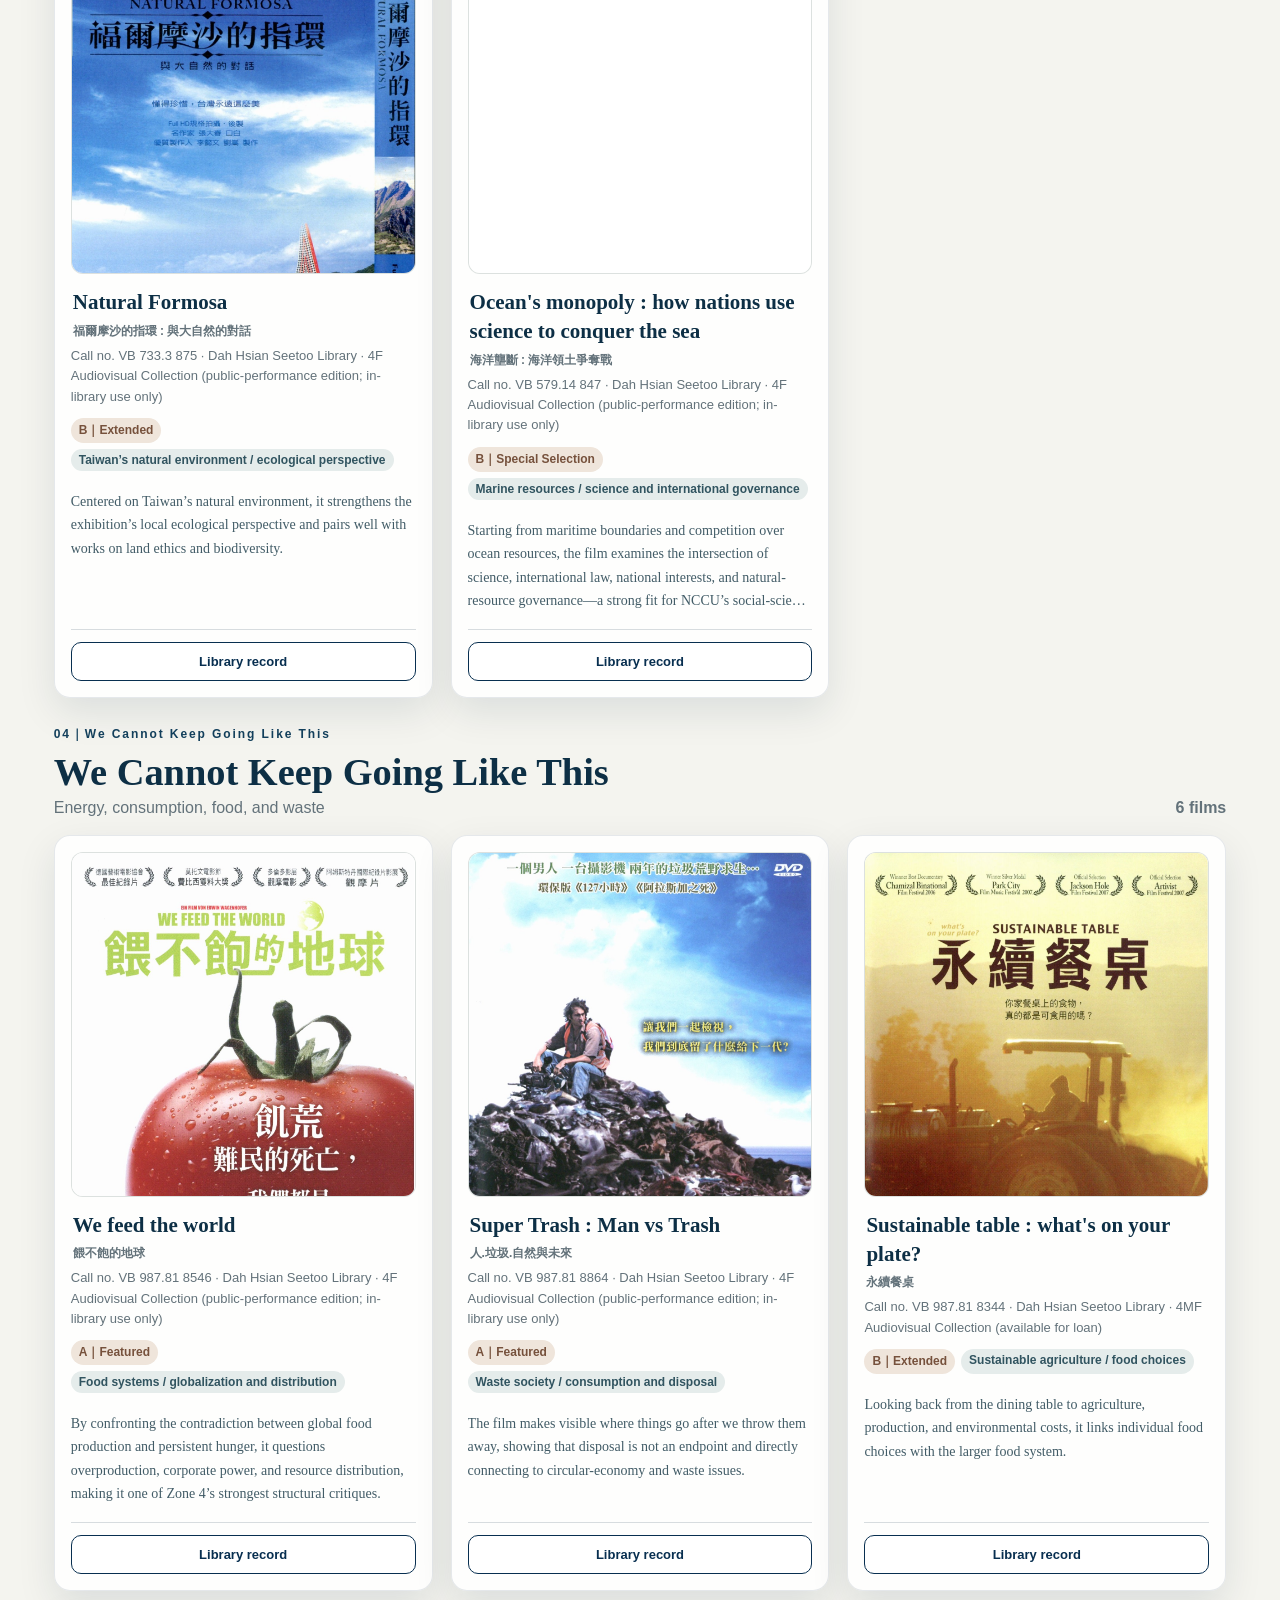
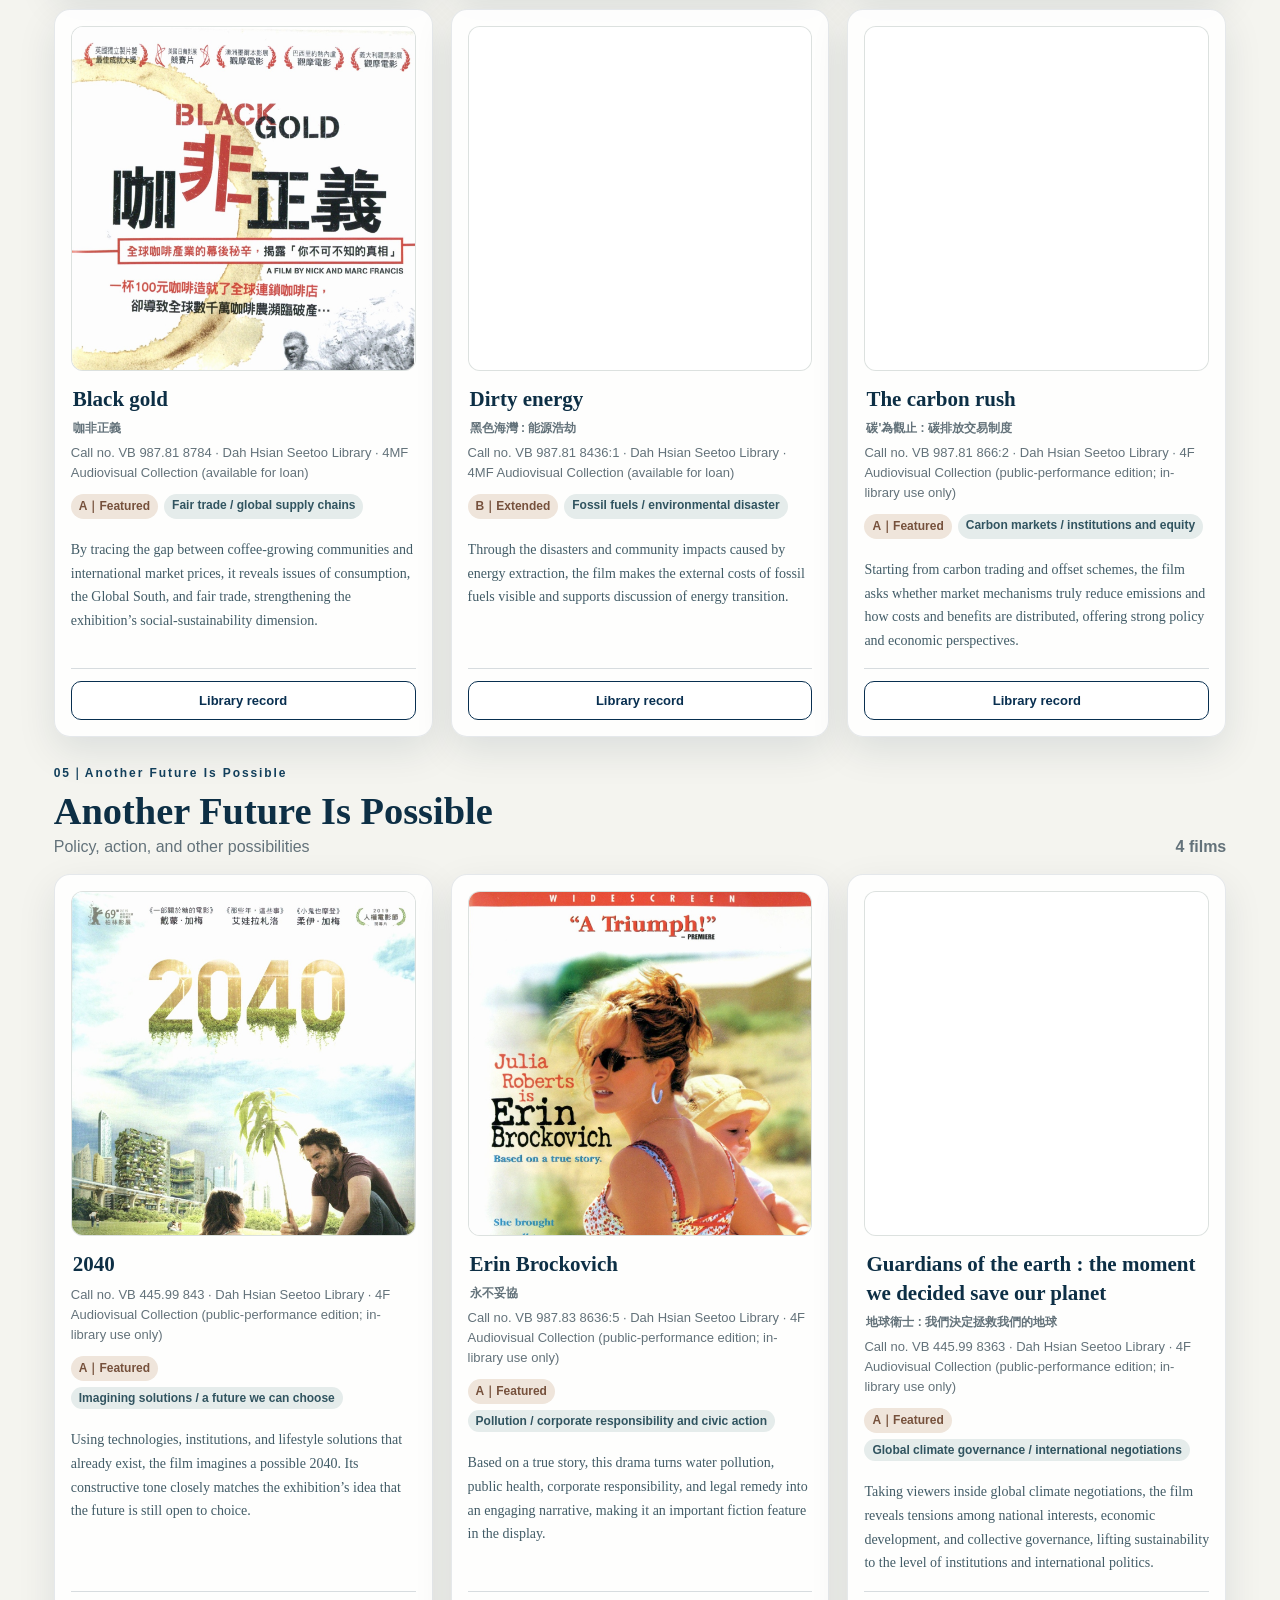
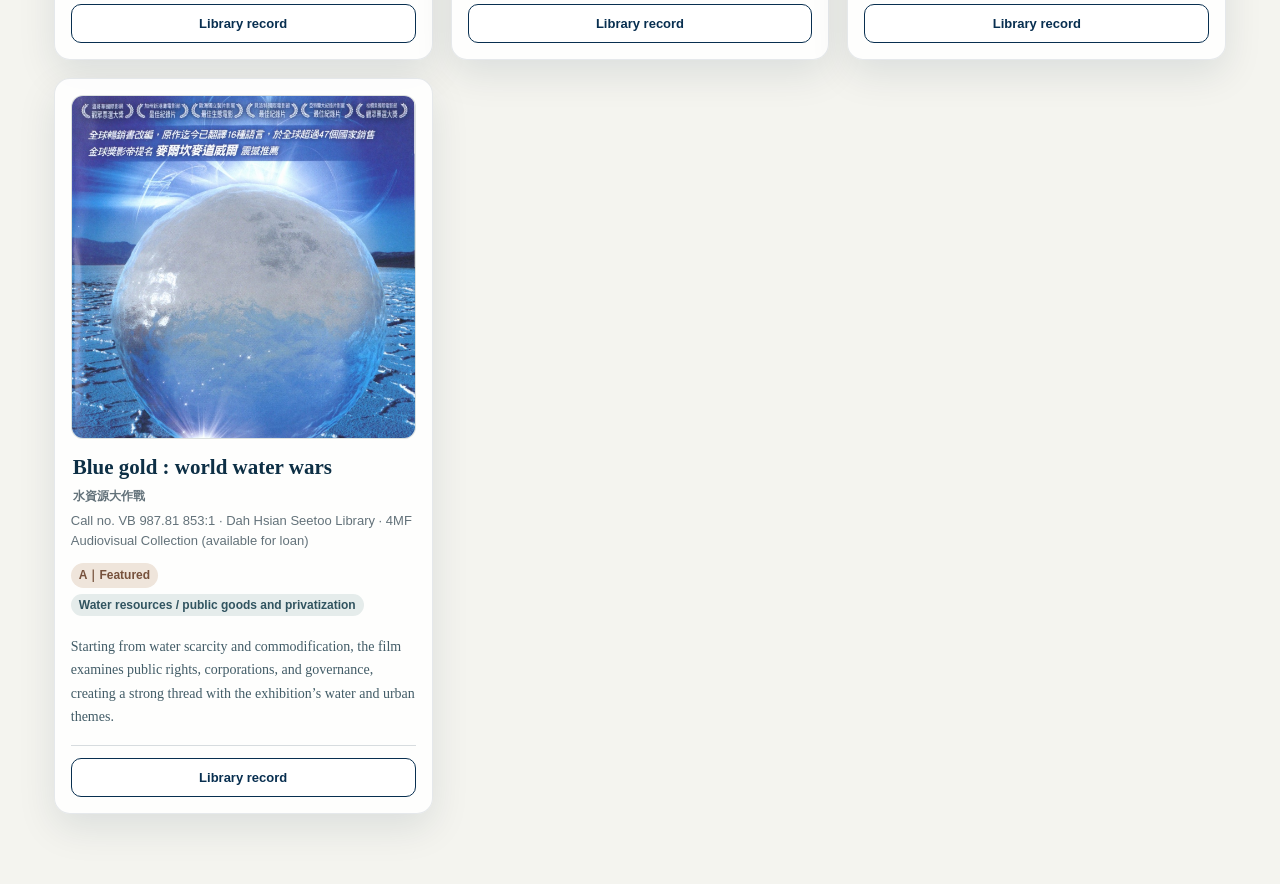
<file: film-list.html>
<!doctype html>
<html lang="zh-Hant">
<head>
  <meta charset="utf-8">
  <meta name="viewport" content="width=device-width,initial-scale=1,viewport-fit=cover">
  <meta name="theme-color" content="#082f50">
  <link rel="preload" as="image" href="assets/hero/hero-1920.webp" fetchpriority="high">
  <title>完整影展片單｜我們選擇的未來</title>
  <style>
    :root{--ink:#0d2f45;--sea:#082f50;--sea2:#123f5b;--paper:#f4f4ef;--paper2:#e9eeeb;--muted:#63727a;--line:rgba(13,47,69,.16);--white:#f7f7f2;--shadow:0 14px 38px rgba(7,38,59,.10);--gold:#9b6847}
    *{box-sizing:border-box}html{scroll-behavior:smooth}body{margin:0;background:var(--paper);color:var(--ink);font-family:"Noto Sans TC","PingFang TC","Microsoft JhengHei",sans-serif}button,input,a{font:inherit}a{color:inherit}
    .hero{min-height:310px;padding:calc(30px + env(safe-area-inset-top,0px)) calc(clamp(22px,6vw,100px) + env(safe-area-inset-right,0px)) 42px calc(clamp(22px,6vw,100px) + env(safe-area-inset-left,0px));display:flex;flex-direction:column;justify-content:space-between;position:relative;overflow:hidden;background:#082f50 url("assets/hero/hero-1920.webp") center 47%/cover no-repeat;color:var(--white)}
    .hero:before{content:"";position:absolute;inset:0;background:linear-gradient(90deg,rgba(3,25,42,.7),rgba(3,25,42,.3) 54%,rgba(3,25,42,.18))}.hero>*{position:relative;z-index:1}.hero-top{display:flex;align-items:flex-start;justify-content:space-between;gap:24px}.back{display:inline-flex;align-items:center;gap:8px;text-decoration:none;font-weight:700;font-size:14px;letter-spacing:.04em}.language-switcher{display:flex;gap:20px;align-items:center}.lang-btn{border:0;background:transparent;color:rgba(247,247,242,.66);padding:10px 4px;min-width:44px;min-height:44px;cursor:pointer;border-bottom:1px solid transparent;font-weight:700}.lang-btn.active{color:#fff;border-color:#fff}.eyebrow{font-size:12px;letter-spacing:.18em;text-transform:uppercase;margin:0 0 14px;color:rgba(247,247,242,.72)}.hero h1{font-family:"Noto Serif TC","Source Han Serif TC","PMingLiU",serif;font-size:clamp(46px,5vw,82px);font-weight:550;line-height:1.02;margin:0}.hero p.lead{margin:14px 0 0;font-size:18px;color:rgba(247,247,242,.8)}
    .main{padding:28px clamp(18px,4.2vw,72px) 70px}.toolbar{position:sticky;top:0;z-index:20;background:rgba(244,244,239,.92);backdrop-filter:blur(14px);padding:16px 0 18px;border-bottom:1px solid var(--line)}.toolbar-row{display:grid;grid-template-columns:minmax(240px,.8fr) 2fr;gap:16px}.search{width:100%;border:1px solid var(--line);border-radius:999px;padding:14px 18px;background:#fff;color:var(--ink);outline:none}.filters{display:grid;grid-template-columns:repeat(6,minmax(0,1fr));gap:8px}.filter{border:1px solid var(--line);border-radius:999px;padding:12px 8px;background:rgba(255,255,255,.64);color:var(--ink);font-weight:800;cursor:pointer;line-height:1.15}.filter.active{background:var(--sea);color:#fff;border-color:var(--sea)}
    .summary{display:flex;justify-content:space-between;align-items:center;gap:20px;padding:22px 2px 6px;color:var(--muted);font-size:14px}.section{padding-top:28px}.section-head{display:flex;align-items:end;justify-content:space-between;gap:24px;margin-bottom:18px}.section-kicker{font-size:12px;letter-spacing:.16em;color:var(--sea2);font-weight:900;margin-bottom:7px}.section-head h2{font-family:"Noto Serif TC","Source Han Serif TC","PMingLiU",serif;font-size:clamp(28px,3vw,44px);margin:0 0 5px}.section-head p{margin:0;color:var(--muted);font-size:16px}.section-total{color:var(--muted);font-weight:800;white-space:nowrap}.grid{display:grid;grid-template-columns:repeat(3,minmax(0,1fr));gap:18px}
    .film{background:rgba(255,255,255,.88);border:1px solid rgba(13,47,69,.10);border-radius:16px;box-shadow:var(--shadow);padding:16px;display:flex;flex-direction:column;min-height:420px;transition:transform .2s ease}@media(hover:hover){.film:hover{transform:translateY(-3px)}}
    .poster{aspect-ratio:1/1;border-radius:12px;background:#eef1ed;display:grid;place-items:center;overflow:hidden;border:1px solid rgba(13,47,69,.08);position:relative}
    .poster-img{width:100%;height:100%;object-fit:contain;background:#fff}
    .poster-fallback{position:absolute;inset:0;background:linear-gradient(145deg,#0b3856,#1b566f);color:#f4f4ef;padding:22px;display:flex;flex-direction:column;justify-content:space-between}
    .poster.loaded .poster-fallback{display:none}
    .poster-fallback .film-mark{font-size:10px;letter-spacing:.2em;opacity:.7}.poster-fallback strong{font-family:"Noto Serif TC","Source Han Serif TC",serif;font-size:clamp(20px,2vw,30px);font-weight:500;line-height:1.35}
    .film h3{font-family:"Noto Serif TC","Source Han Serif TC","PMingLiU",serif;font-size:21px;line-height:1.38;margin:14px 2px 6px}.original{display:block;font:600 12px/1.5 "Noto Sans TC",sans-serif;color:var(--muted);margin-top:5px}.meta-line{color:var(--muted);font-size:13px;line-height:1.55}.chips{display:flex;gap:6px;flex-wrap:wrap;margin:11px 0}.chip{font-size:12px;border-radius:999px;background:#e5eceb;color:#315460;padding:4px 8px;font-weight:800}.chip.level{background:#efe5db;color:#76513c}.reason{font-family:"Noto Serif TC","Source Han Serif TC",serif;color:#425c67;font-size:14px;line-height:1.68;margin:8px 0 16px;display:-webkit-box;-webkit-line-clamp:4;-webkit-box-orient:vertical;overflow:hidden}.actions{margin-top:auto;border-top:1px solid var(--line);padding-top:12px}.action{width:100%;border:1px solid var(--sea);background:#fff;color:var(--sea);border-radius:10px;padding:11px 8px;font-weight:900;cursor:pointer;font-size:13px}
    .empty{display:none;text-align:center;padding:80px 20px;color:var(--muted);font-size:18px}.empty.show{display:block}.modal{position:fixed;inset:0;z-index:100;background:rgba(1,19,31,.76);display:none;align-items:center;justify-content:center;padding:22px}.modal.show{display:flex}.modal-card{width:min(760px,94vw);background:var(--paper);border-radius:18px;padding:24px;box-shadow:0 26px 90px rgba(0,0,0,.34)}.modal-top{display:flex;justify-content:space-between;gap:18px}.modal-top h2{font-family:"Noto Serif TC",serif;margin:0;font-size:28px;line-height:1.3}.modal-close{border:0;background:#dde6e4;border-radius:999px;width:44px;height:44px;cursor:pointer;font-size:20px}.qr-box{display:grid;grid-template-columns:240px 1fr;gap:24px;align-items:center;margin-top:20px}.qr-box img{width:100%;background:#fff;border:10px solid #fff;border-radius:12px}.modal-copy h3{margin:0 0 8px}.modal-copy p{color:var(--muted);line-height:1.65}.open-link{display:inline-block;text-decoration:none;background:var(--sea);color:#fff;border-radius:999px;padding:12px 18px;font-weight:900;margin-top:8px}.url{font-size:11px;color:var(--muted);word-break:break-all;margin-top:12px;padding:10px;background:#e9eeeb;border-radius:10px}body.kiosk-mode .open-link{display:none!important}
    @media(max-width:1150px){.grid{grid-template-columns:repeat(2,1fr)}}@media(max-width:900px){.toolbar-row{grid-template-columns:1fr}.filters{grid-template-columns:repeat(3,1fr)}}@media(max-width:680px){.hero{min-height:270px;padding:22px 20px 30px}.hero-top{gap:12px}.language-switcher{gap:12px}.lang-btn{font-size:13px}.main{padding:18px 14px 64px}.filters{grid-template-columns:repeat(2,1fr)}.filter{font-size:13px;padding:10px 6px}.grid{grid-template-columns:1fr}.section-head{align-items:flex-start}.section-total{display:none}.film{min-height:0}.qr-box{grid-template-columns:1fr}}@media(prefers-reduced-motion:reduce){*{scroll-behavior:auto!important}.film{transition:none}}
  </style>
</head>
<body>
<header class="hero"><div class="hero-top"><a class="back" id="backLink" href="index.html">← <span id="backText">返回展覽</span></a><div class="language-switcher" aria-label="Language"><button class="lang-btn" data-lang="zh-Hant" lang="zh-Hant">中文</button><button class="lang-btn" data-lang="en" lang="en">EN</button><button class="lang-btn" data-lang="ja" lang="ja">日本語</button></div></div><div><p class="eyebrow">THE FUTURE WE CHOOSE · FILM COLLECTION</p><h1 id="pageTitle">完整影展片單</h1><p class="lead" id="pageLead">依五大展區探索本展精選影片，並查看政大圖書館館藏位置與使用方式。</p></div></header>
<main class="main"><div class="toolbar"><div class="toolbar-row"><input class="search" id="search" type="search" autocomplete="off" placeholder="搜尋片名、原文片名、索書號、館藏地…"><div class="filters" id="filters"></div></div></div><div class="summary"><span id="summaryText"></span></div><div id="content"></div><div class="empty" id="empty"></div></main>
<div class="modal" id="modal" aria-hidden="true"><div class="modal-card"><div class="modal-top"><div><div class="section-kicker" id="modalType"></div><h2 id="modalTitle"></h2></div><button class="modal-close" id="modalClose" aria-label="Close">×</button></div><div class="qr-box"><img id="modalQr" alt="QR code"><div class="modal-copy"><h3 id="modalInstruction"></h3><p id="modalBody"></p><a id="modalOpen" class="open-link" target="_blank" rel="noopener"></a><div class="url" id="modalUrl"></div></div></div></div></div>
<script src="data/films.js"></script>
<script>
const LANGS={
'zh-Hant':{query:'zh',html:'zh-Hant',filmMark:'CURATED FILM',docTitle:'完整影展片單｜我們選擇的未來',back:'返回展覽',title:'完整影展片單',lead:'依五大展區探索本展精選影片，並查看政大圖書館館藏位置與使用方式。',search:'搜尋片名、原文片名、索書號、館藏地…',all:'全部',count:'共 {n} 部影片',works:'{n} 部',empty:'找不到符合條件的影片。',catalog:'館藏連結',scan:'用手機掃描 QR Code 查看館藏',modal:'政大圖書館館藏',open:'開啟連結 ↗',modalBody:'也可使用下方按鈕直接開啟館藏頁面。',modalBodyKiosk:'展場模式請使用手機掃描 QR Code；本螢幕不會開啟外部網站。',call:'索書號',zones:{earth:['01｜失衡的地球','從氣候危機的全貌開始'],climate:['02｜當氣候來到我們身邊','極端氣候與正在改變的生活'],residents:['03｜我們不是唯一的居民','土地、水、海洋與其他生命'],consume:['04｜不能一直這樣下去','能源、消費、食物與廢棄物'],future:['05｜未來，可以不一樣','政策、行動與另一種可能']}},
en:{query:'en',html:'en',filmMark:'CURATED FILM',docTitle:'Film Selection | The Future We Choose',back:'Back to exhibition',title:'Curated Film Selection',lead:'Explore the exhibition films by theme and check NCCU Library holdings and access conditions.',search:'Search title, original title, call number, location…',all:'All',count:'{n} films',works:'{n} films',empty:'No films match your search.',catalog:'Library record',scan:'Scan the QR code for the library record',modal:'NCCU Library holding',open:'Open link ↗',modalBody:'You can also open the library record directly on this device.',modalBodyKiosk:'In exhibition mode, scan the QR code with your phone. External sites will not open on this screen.',call:'Call no.',zones:{earth:['01｜An Unbalanced Earth','Seeing the climate crisis as a connected whole'],climate:['02｜When Climate Comes Home','Extreme weather and changing everyday life'],residents:['03｜We Are Not the Only Residents','Land, water, oceans, and other forms of life'],consume:['04｜We Cannot Keep Going Like This','Energy, consumption, food, and waste'],future:['05｜Another Future Is Possible','Policy, action, and other possibilities']}},
ja:{query:'ja',html:'ja',filmMark:'映像特集',docTitle:'映像特集｜私たちが選ぶ未来',back:'展示へ戻る',title:'映像特集 全作品',lead:'5つのテーマから映像作品を探し、政治大学図書館の所蔵情報と利用条件を確認できます。',search:'作品名・原題・請求記号・所蔵場所を検索…',all:'すべて',count:'全 {n} 作品',works:'{n} 作品',empty:'条件に合う映像作品が見つかりません。',catalog:'所蔵リンク',scan:'QRコードで所蔵情報を確認',modal:'政治大学図書館 所蔵',open:'リンクを開く ↗',modalBody:'下のボタンから、この端末で直接開くこともできます。',modalBodyKiosk:'展示モードでは、スマートフォンでQRコードを読み取ってください。この画面から外部サイトは開きません。',call:'請求記号',zones:{earth:['01｜均衡を失う地球','気候危機の全体像から考える'],climate:['02｜気候が私たちの暮らしに来るとき','極端気象と変わりつつある暮らし'],residents:['03｜人間だけが住人ではない','土地、水、海、そしてほかの生命'],consume:['04｜このままでは続かない','エネルギー、消費、食、廃棄物'],future:['05｜未来は変えられる','政策、行動、そして別の可能性']}}
};
const zoneOrder=['earth','climate','residents','consume','future'];
function safeGet(k){try{return localStorage.getItem(k)}catch{return null}}function safeSet(k,v){try{localStorage.setItem(k,v)}catch{}}function kioskMode(){return new URLSearchParams(location.search).get('kiosk')==='1'}
function norm(v){v=String(v||'').trim().toLowerCase().replace('_','-');if(v==='zh'||v==='zh-tw'||v==='zh-hant'||v==='zh-hk'||v.startsWith('zh-hant'))return'zh-Hant';if(v==='en'||v.startsWith('en-'))return'en';if(v==='ja'||v==='jp'||v.startsWith('ja-'))return'ja';return null}
function initialLang(){const p=new URLSearchParams(location.search),u=norm(p.get('lang'));if(u)return u;if(kioskMode())return'zh-Hant';const st=norm(safeGet('sustainabilityLang'));if(st)return st;for(const x of(navigator.languages||[navigator.language])){const n=norm(x);if(n)return n}return'zh-Hant'}
let lang=initialLang(),filter=new URLSearchParams(location.search).get('filter')||'all',query='';if(filter!=='all'&&!zoneOrder.includes(filter))filter='all';
const content=document.getElementById('content'),empty=document.getElementById('empty');const esc=s=>String(s??'').replace(/[&<>'"]/g,c=>({'&':'&amp;','<':'&lt;','>':'&gt;',"'":'&#39;','"':'&quot;'}[c]));const fmt=(s,n)=>s.replace('{n}',n);
function withLang(path){const u=new URL(path,location.href);u.searchParams.set('lang',LANGS[lang].query);if(kioskMode())u.searchParams.set('kiosk','1');return u.pathname.split('/').pop()+u.search+u.hash}
function setLanguage(v){lang=norm(v)||'zh-Hant';if(!kioskMode())safeSet('sustainabilityLang',lang);const u=new URL(location.href);u.searchParams.set('lang',LANGS[lang].query);history.replaceState(null,'',u.pathname+u.search+u.hash);applyStatic();render()}
function applyStatic(){const u=LANGS[lang];document.body.classList.toggle('kiosk-mode',kioskMode());document.documentElement.lang=u.html;document.title=u.docTitle;document.getElementById('backText').textContent=u.back;document.getElementById('backLink').href=withLang('index.html#collection');document.getElementById('pageTitle').textContent=u.title;document.getElementById('pageLead').textContent=u.lead;document.getElementById('search').placeholder=u.search;document.getElementById('empty').textContent=u.empty;document.querySelectorAll('.lang-btn').forEach(b=>b.classList.toggle('active',b.dataset.lang===lang));buildFilters()}
function buildFilters(){const u=LANGS[lang],box=document.getElementById('filters');const items=[['all',u.all],...zoneOrder.map(k=>[k,u.zones[k][0].replace(/^\d+\s*[｜|]\s*/, '')])];box.innerHTML=items.map(([k,l])=>`<button class="filter ${filter===k?'active':''}" data-filter="${k}">${esc(l)}</button>`).join('');box.querySelectorAll('button').forEach(b=>b.onclick=()=>{filter=b.dataset.filter;const url=new URL(location.href);filter==='all'?url.searchParams.delete('filter'):url.searchParams.set('filter',filter);history.replaceState(null,'',url.pathname+url.search+url.hash);buildFilters();render()})}
function localizedFilm(f){if(lang==='zh-Hant')return f;const tr=f.i18n?.[lang]||{};return {...f,...tr}}
function displayInfo(f){if(lang==='zh-Hant')return{main:f.title,secondary:f.originalTitle||''};if(lang==='ja')return{main:f.title,secondary:''};if(f.originalTitle)return{main:f.originalTitle,secondary:f.title};return{main:f.title,secondary:''}}
function searchText(f){const tr=Object.values(f.i18n||{}).flatMap(x=>Object.values(x||{}));return [f.title,f.originalTitle,f.fullTitle,f.callNumber,f.location,f.curatorialPosition,f.reason,f.pairings,...tr].filter(Boolean).join(' ').toLowerCase()}
function render(){const u=LANGS[lang],q=query.trim().toLowerCase();let html='',visible=0;zoneOrder.forEach(zone=>{if(filter!=='all'&&filter!==zone)return;const films=FILM_WORKS.filter(f=>f.zone===zone&&(!q||searchText(f).includes(q)));if(!films.length)return;visible+=films.length;const z=u.zones[zone];html+=`<section class="section"><div class="section-head"><div><div class="section-kicker">${esc(z[0])}</div><h2>${esc(z[0].replace(/^\d+\s*[｜|]\s*/,''))}</h2><p>${esc(z[1])}</p></div><div class="section-total">${esc(fmt(u.works,films.length))}</div></div><div class="grid">${films.map(renderFilm).join('')}</div></section>`});content.innerHTML=html;document.getElementById('summaryText').textContent=fmt(u.count,visible);empty.classList.toggle('show',visible===0);bindImages();bindActions()}
function renderFilm(f){const u=LANGS[lang],lf=localizedFilm(f),t=displayInfo(lf);const chips=[lf.level,lf.curatorialPosition].filter(Boolean);const meta=[lf.callNumber?`${u.call} ${lf.callNumber}`:'',lf.location].filter(Boolean).join(' · ');return `<article class="film"><div class="poster"><div class="poster-fallback"><span class="film-mark">${esc(u.filmMark)} · ${esc(lf.id)}</span><strong>${esc(t.main)}</strong></div>${lf.cover?`<img class="poster-img" src="assets/films/${encodeURIComponent(lf.cover)}" alt="${esc(t.main)}" loading="lazy" decoding="async">`:''}</div><h3>${esc(t.main)}${t.secondary&&t.secondary!==t.main?`<span class="original">${esc(t.secondary)}</span>`:''}</h3><div class="meta-line">${esc(meta)}</div><div class="chips">${chips.map((c,i)=>`<span class="chip ${i===0?'level':''}">${esc(c)}</span>`).join('')}</div>${lf.reason?`<p class="reason">${esc(lf.reason)}</p>`:''}<div class="actions"><button class="action" data-title="${esc(t.main)}" data-url="${esc(lf.catalogUrl)}" data-qr="${esc(lf.catalogQr)}">${esc(u.catalog)}</button></div></article>`}
function bindImages(){document.querySelectorAll('.poster-img').forEach(img=>{const done=()=>img.parentElement.classList.add('loaded');if(img.complete&&img.naturalWidth)done();else{img.addEventListener('load',done,{once:true});img.addEventListener('error',()=>img.remove(),{once:true})}})}
const modal=document.getElementById('modal');function closeModal(){modal.classList.remove('show');modal.setAttribute('aria-hidden','true')}
function bindActions(){content.querySelectorAll('.action').forEach(btn=>btn.onclick=()=>{const u=LANGS[lang],kiosk=kioskMode();document.getElementById('modalType').textContent=u.modal;document.getElementById('modalTitle').textContent=btn.dataset.title;document.getElementById('modalInstruction').textContent=u.scan;document.getElementById('modalBody').textContent=kiosk?u.modalBodyKiosk:u.modalBody;document.getElementById('modalQr').src=btn.dataset.qr;const open=document.getElementById('modalOpen');open.textContent=u.open;if(kiosk){open.removeAttribute('href');open.style.display='none'}else{open.href=btn.dataset.url;open.style.display='inline-flex'}document.getElementById('modalUrl').textContent=btn.dataset.url;modal.classList.add('show');modal.setAttribute('aria-hidden','false')})}
document.getElementById('search').addEventListener('input',e=>{query=e.target.value;render()});document.querySelectorAll('.lang-btn').forEach(b=>b.onclick=()=>setLanguage(b.dataset.lang));document.getElementById('modalClose').onclick=closeModal;modal.addEventListener('click',e=>{if(e.target===modal)closeModal()});document.addEventListener('keydown',e=>{if(e.key==='Escape')closeModal()});
if(kioskMode()){let idleTimer=0;const scheduleIdle=()=>{clearTimeout(idleTimer);idleTimer=setTimeout(()=>{location.href='index.html?kiosk=1'},120000)};['pointerdown','keydown','wheel','touchstart'].forEach(evt=>window.addEventListener(evt,scheduleIdle,{passive:true}));scheduleIdle()}
applyStatic();render();
</script>
</body></html>
</file>
